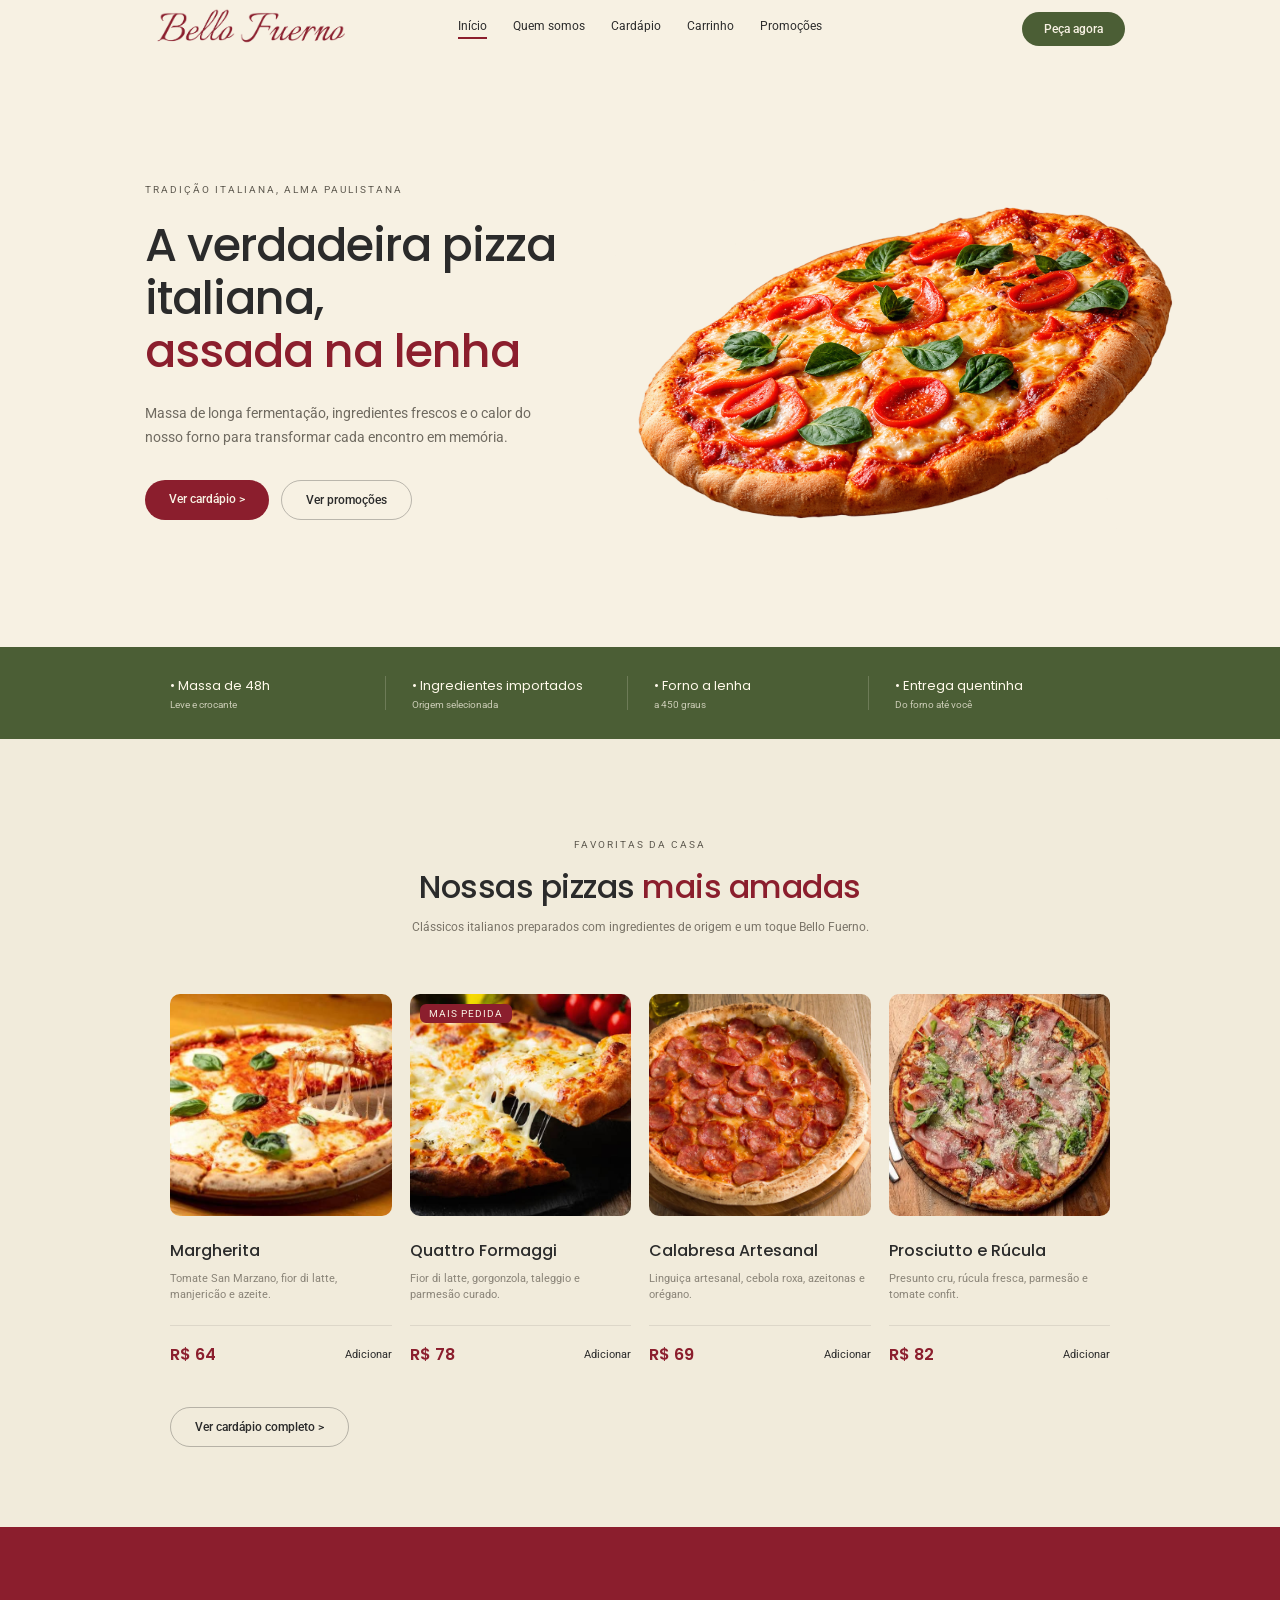
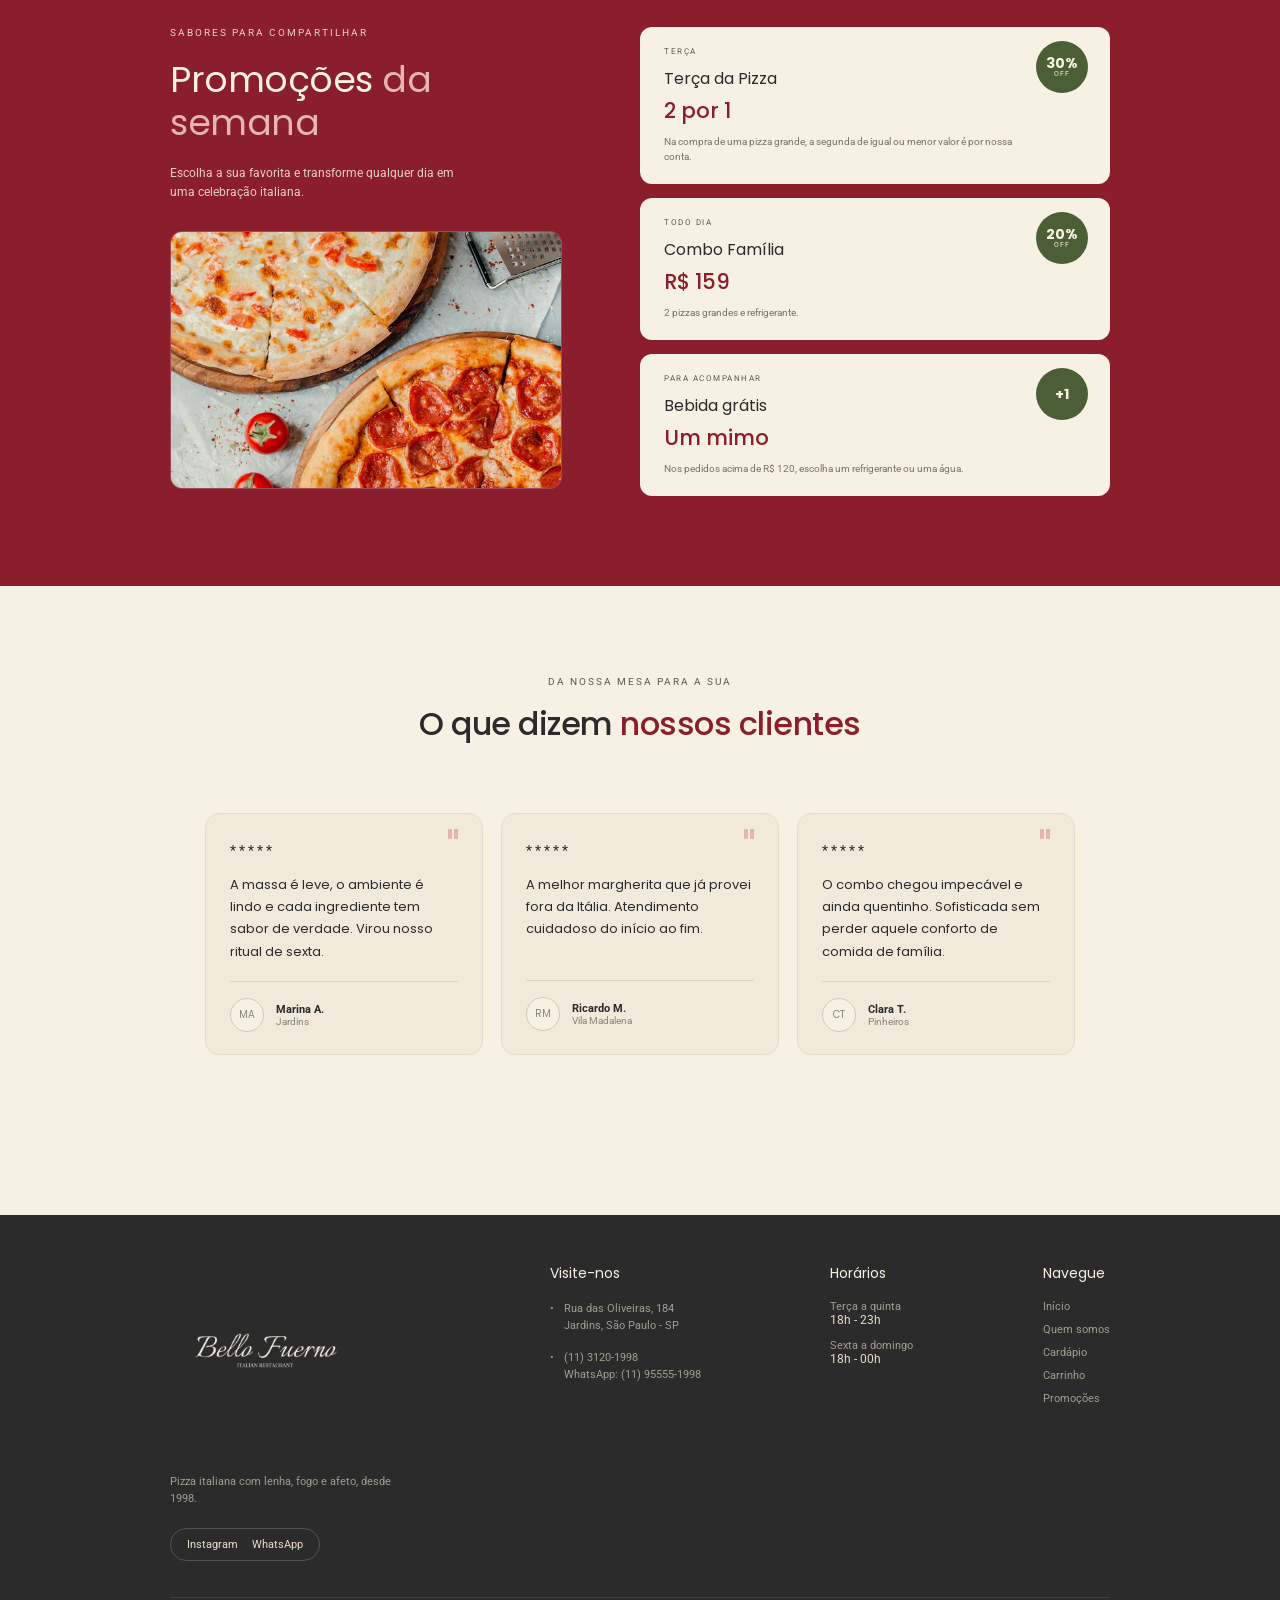
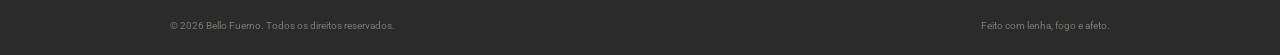
<file: index.html>
<!DOCTYPE html>
<html lang="pt-BR">
<head>
    <meta charset="UTF-8">
    <meta name="viewport" content="width=device-width, initial-scale=1.0">
    <title>Bello Fuerno</title>
    <link rel="icon" type="image/png" href="Favicom.png">
    <link rel="stylesheet" href="style.css">
    <link rel="stylesheet" href="index.css">
    <link rel="preconnect" href="https://fonts.googleapis.com">
    <link rel="preconnect" href="https://fonts.gstatic.com" crossorigin>
    <link href="https://fonts.googleapis.com/css2?family=Poppins:wght@400;500;600;700&family=Roboto:wght@400;500;700&display=swap" rel="stylesheet">
</head>
<body>
    <div class="Menu">
        <a href="index.html"><img src="Logo Bello Fuerno Claro.png" alt="Bello Fuerno"></a>
        <ul class="lista">
            <li class="ativo"><a href="index.html">Início</a></li>
            <li><a href="quemsomos.html">Quem somos</a></li>
            <li><a href="cardapio.html">Cardápio</a></li>
            <li><a href="carrinho.html">Carrinho</a></li>
            <li><a href="promocoes.html">Promoções</a></li>
        </ul>
        <a href="cadastro.html" class="pedir">Peça agora</a>
    </div>

    <section class="fundo">
        <div>
            <p class="chamada">TRADIÇÃO ITALIANA, ALMA PAULISTANA</p>
            <h1 class="titulo">A verdadeira pizza italiana, <br><span class="vermelho">assada na lenha</span></h1>
            <p class="descricao">Massa de longa fermentação, ingredientes frescos e o calor do nosso forno para transformar cada encontro em memória.</p>
            <div class="botoes">
                <a href="cardapio.html" class="botao">Ver cardápio ></a>
                <a href="promocoes.html" class="botao1">Ver promoções</a>
            </div>
        </div>
        <img class="pizzabanner" src="Pizza Margherita Artesanal Isolada.png" alt="Pizza margherita artesanal">
    </section>

    <section class="faixa">
        <div class="item">
            <p class="item1">• Massa de 48h</p>
            <p class="item2">Leve e crocante</p>
        </div>
        <div class="item">
            <p class="item1">• Ingredientes importados</p>
            <p class="item2">Origem selecionada</p>
        </div>
        <div class="item">
            <p class="item1">• Forno a lenha</p>
            <p class="item2">a 450 graus</p>
        </div>
        <div class="item">
            <p class="item1">• Entrega quentinha</p>
            <p class="item2">Do forno até você</p>
        </div>
    </section>

    <section class="cardapio">
        <p class="chamada chamada1">FAVORITAS DA CASA</p>
        <h2 class="titulo3">Nossas pizzas <span class="vermelho">mais amadas</span></h2>
        <p class="subtitulo">Clássicos italianos preparados com ingredientes de origem e um toque Bello Fuerno.</p>
        <div class="pizzas">
            <div class="pizza">
                <img class="foto" src="Pizza margherita.jpg" alt="Pizza Margherita">
                <p class="nome">Margherita</p>
                <p class="ingredientes">Tomate San Marzano, fior di latte, manjericão e azeite.</p>
                <div class="preco1">
                    <p class="preco2">R$ 64</p>
                    <a href="carrinho.html" class="adicionar">Adicionar</a>
                </div>
            </div>
            <div class="pizza">
                <span class="pedida">MAIS PEDIDA</span>
                <img class="foto" src="Pizza Quatro Formaggi.jpg" alt="Pizza Quattro Formaggi">
                <p class="nome">Quattro Formaggi</p>
                <p class="ingredientes">Fior di latte, gorgonzola, taleggio e parmesão curado.</p>
                <div class="preco1">
                    <p class="preco2">R$ 78</p>
                    <a href="carrinho.html" class="adicionar">Adicionar</a>
                </div>
            </div>
            <div class="pizza">
                <img class="foto" src="Pizza Calabresa.webp" alt="Pizza Calabresa Artesanal">
                <p class="nome">Calabresa Artesanal</p>
                <p class="ingredientes">Linguiça artesanal, cebola roxa, azeitonas e orégano.</p>
                <div class="preco1">
                    <p class="preco2">R$ 69</p>
                    <a href="carrinho.html" class="adicionar">Adicionar</a>
                </div>
            </div>
            <div class="pizza">
                <img class="foto" src="Pizza Prossicuto e Rúcula.jpg" alt="Pizza Prosciutto e Rúcula">
                <p class="nome">Prosciutto e Rúcula</p>
                <p class="ingredientes">Presunto cru, rúcula fresca, parmesão e tomate confit.</p>
                <div class="preco1">
                    <p class="preco2">R$ 82</p>
                    <a href="carrinho.html" class="adicionar">Adicionar</a>
                </div>
            </div>
        </div>
        <a href="cardapio.html" class="botao1">Ver cardápio completo ></a>
    </section>

    <section class="promocoes">
        <div>
            <p class="chamada chamada2">SABORES PARA COMPARTILHAR</p>
            <h2 class="titulo4">Promoções <span class="rosa">da semana</span></h2>
            <p class="descricao1">Escolha a sua favorita e transforme qualquer dia em uma celebração italiana.</p>
            <img class="combo" src="Combo duas pizzas.avif" alt="Combo com duas pizzas sobre mesa">
        </div>
        <div class="cartoes">
            <div class="cartao">
                <span class="selo"><b>30%</b><span>OFF</span></span>
                <p class="dia">TERÇA</p>
                <p class="cartao1">Terça da Pizza</p>
                <p class="oferta1">2 por 1</p>
                <p class="cartao2">Na compra de uma pizza grande, a segunda de igual ou menor valor é por nossa conta.</p>
            </div>
            <div class="cartao">
                <span class="selo"><b>20%</b><span>OFF</span></span>
                <p class="dia">TODO DIA</p>
                <p class="cartao1">Combo Família</p>
                <p class="oferta1">R$ 159</p>
                <p class="cartao2">2 pizzas grandes e refrigerante.</p>
            </div>
            <div class="cartao">
                <span class="selo"><b>+1</b></span>
                <p class="dia">PARA ACOMPANHAR</p>
                <p class="cartao1">Bebida grátis</p>
                <p class="oferta1">Um mimo</p>
                <p class="cartao2">Nos pedidos acima de R$ 120, escolha um refrigerante ou uma água.</p>
            </div>
        </div>
    </section>

    <section class="clientes">
        <p class="chamada chamada1">DA NOSSA MESA PARA A SUA</p>
        <h2 class="titulo3">O que dizem <span class="vermelho">nossos clientes</span></h2>
        <div class="depoimentos">
            <div class="depoimento">
                <p class="estrelas">*****</p>
                <span class="aspas">"</span>
                <p class="frase">A massa é leve, o ambiente é lindo e cada ingrediente tem sabor de verdade. Virou nosso ritual de sexta.</p>
                <div class="autor">
                    <span class="inicial">MA</span>
                    <div>
                        <p class="autor1">Marina A.</p>
                        <p class="autor2">Jardins</p>
                    </div>
                </div>
            </div>
            <div class="depoimento">
                <p class="estrelas">*****</p>
                <span class="aspas">"</span>
                <p class="frase">A melhor margherita que já provei fora da Itália. Atendimento cuidadoso do início ao fim.</p>
                <div class="autor">
                    <span class="inicial">RM</span>
                    <div>
                        <p class="autor1">Ricardo M.</p>
                        <p class="autor2">Vila Madalena</p>
                    </div>
                </div>
            </div>
            <div class="depoimento">
                <p class="estrelas">*****</p>
                <span class="aspas">"</span>
                <p class="frase">O combo chegou impecável e ainda quentinho. Sofisticada sem perder aquele conforto de comida de família.</p>
                <div class="autor">
                    <span class="inicial">CT</span>
                    <div>
                        <p class="autor1">Clara T.</p>
                        <p class="autor2">Pinheiros</p>
                    </div>
                </div>
            </div>
        </div>
    </section>

    <div class="rodape">
        <div class="rodape1">
            <div class="marca">
                <img src="Logo Bello Fuerno fundo escuro.png" alt="Bello Fuerno">
                <p class="marca1">Pizza italiana com lenha, fogo e afeto, desde 1998.</p>
                <div class="redes">
                    <a href="#">Instagram</a>
                    <a href="#">WhatsApp</a>
                </div>
            </div>
            <div>
                <p class="coluna2">Visite-nos</p>
                <div class="linha"><span>•</span>
                    <p>Rua das Oliveiras, 184<br>Jardins, São Paulo - SP</p>
                </div>
                <div class="linha"><span>•</span>
                    <p>(11) 3120-1998<br>WhatsApp: (11) 95555-1998</p>
                </div>
            </div>
            <div>
                <p class="coluna2">Horários</p>
                <p class="horario">Terça a quinta<br><span class="horario1">18h - 23h</span></p>
                <p class="horario">Sexta a domingo<br><span class="horario1">18h - 00h</span></p>
            </div>
            <div class="coluna4">
                <p class="coluna2">Navegue</p>
                <a href="index.html">Início</a>
                <a href="quemsomos.html">Quem somos</a>
                <a href="cardapio.html">Cardápio</a>
                <a href="carrinho.html">Carrinho</a>
                <a href="promocoes.html">Promoções</a>
            </div>
        </div>
        <div class="rodape2">
            <p>© 2026 Bello Fuerno. Todos os direitos reservados.</p>
            <p>Feito com lenha, fogo e afeto.</p>
        </div>
    </div>
</body>
</html>
</file>
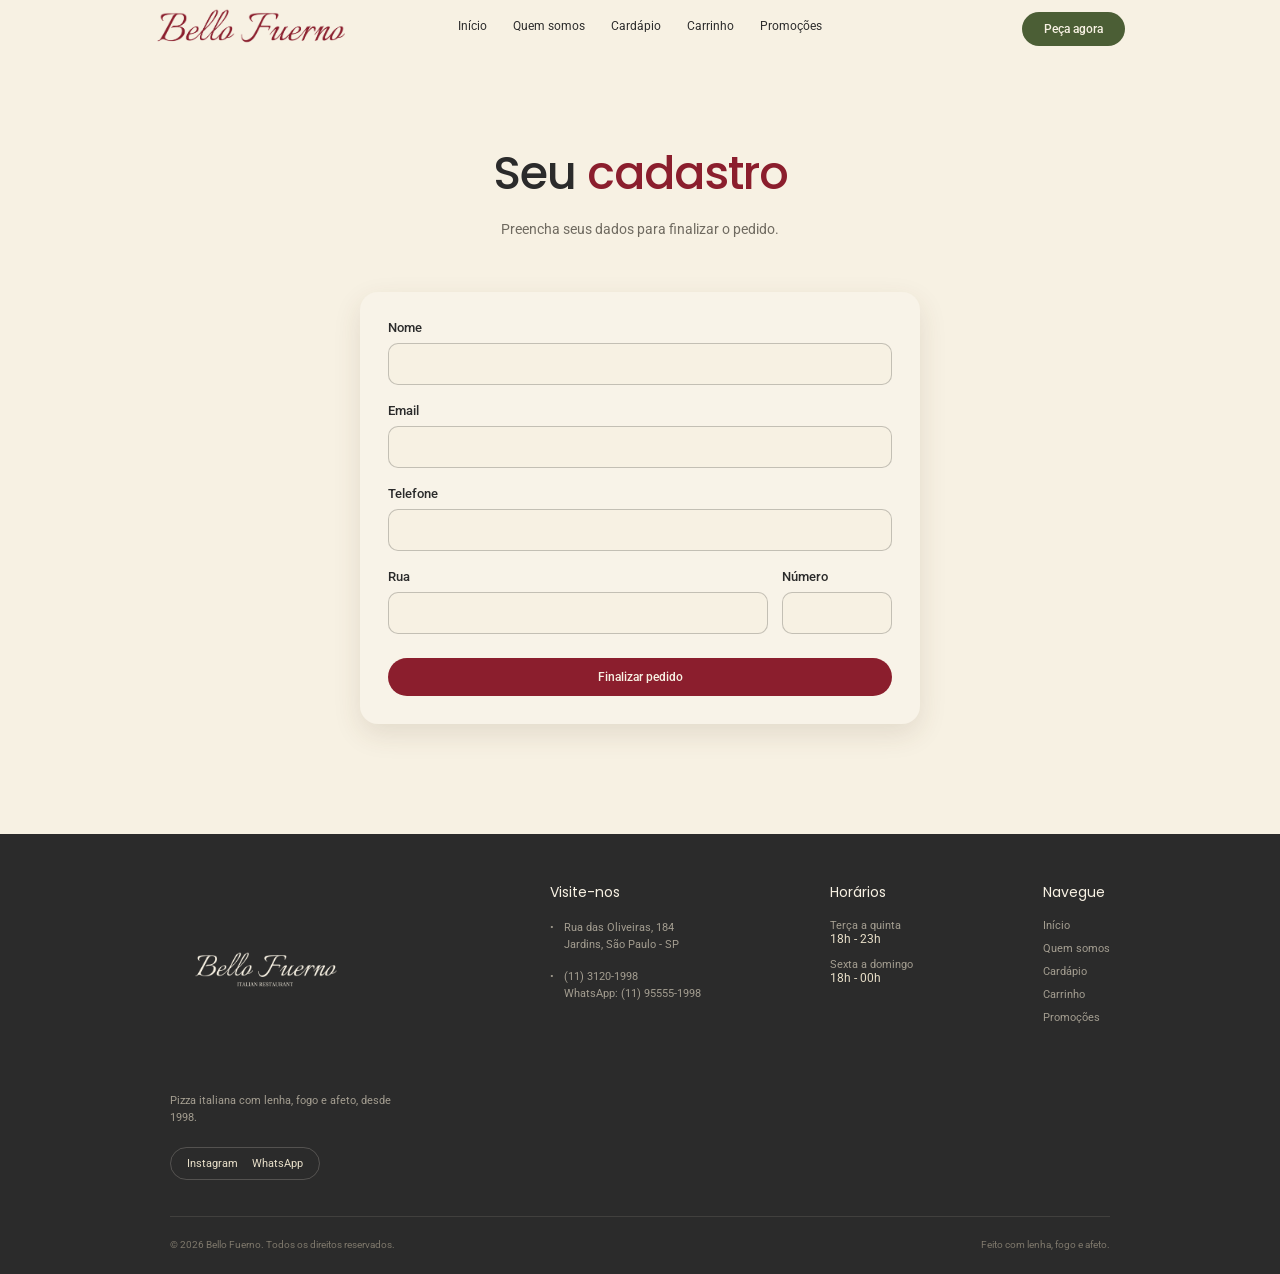
<file: cadastro.html>
<!DOCTYPE html>
<html lang="pt-BR">
<head>
    <meta charset="UTF-8">
    <meta name="viewport" content="width=device-width, initial-scale=1.0">
    <title>Cadastro | Bello Fuerno</title>
    <link rel="icon" type="image/png" href="Favicom.png">
    <link rel="stylesheet" href="style.css">
    <link rel="stylesheet" href="cadastro.css">
    <link rel="preconnect" href="https://fonts.googleapis.com">
    <link rel="preconnect" href="https://fonts.gstatic.com" crossorigin>
    <link href="https://fonts.googleapis.com/css2?family=Poppins:wght@400;500;600;700&family=Roboto:wght@400;500;700&display=swap" rel="stylesheet">
</head>
<body>
    <div class="Menu">
        <a href="index.html"><img src="Logo Bello Fuerno Claro.png" alt="Bello Fuerno"></a>
        <ul class="lista">
            <li><a href="index.html">Início</a></li>
            <li><a href="quemsomos.html">Quem somos</a></li>
            <li><a href="cardapio.html">Cardápio</a></li>
            <li><a href="carrinho.html">Carrinho</a></li>
            <li><a href="promocoes.html">Promoções</a></li>
        </ul>
        <a href="cadastro.html" class="pedir">Peça agora</a>
    </div>

    <section class="topo">
        <h1 class="titulo5">Seu <span class="vermelho">cadastro</span></h1>
        <p class="descricao2">Preencha seus dados para finalizar o pedido.</p>
    </section>

    <section class="cadastro">
        <form class="formulario">
            <label class="campo">Nome<input type="text"></label>
            <label class="campo">Email<input type="email"></label>
            <label class="campo">Telefone<input type="tel"></label>
            <div class="endereco">
                <label class="campo rua">Rua<input type="text"></label>
                <label class="campo numero">Número<input type="text"></label>
            </div>
            <button type="button" class="botao enviar">Finalizar pedido</button>
        </form>
    </section>

    <div class="rodape">
        <div class="rodape1">
            <div class="marca">
                <img src="Logo Bello Fuerno fundo escuro.png" alt="Bello Fuerno">
                <p class="marca1">Pizza italiana com lenha, fogo e afeto, desde 1998.</p>
                <div class="redes">
                    <a href="#">Instagram</a>
                    <a href="#">WhatsApp</a>
                </div>
            </div>
            <div>
                <p class="coluna2">Visite-nos</p>
                <div class="linha"><span>•</span>
                    <p>Rua das Oliveiras, 184<br>Jardins, São Paulo - SP</p>
                </div>
                <div class="linha"><span>•</span>
                    <p>(11) 3120-1998<br>WhatsApp: (11) 95555-1998</p>
                </div>
            </div>
            <div>
                <p class="coluna2">Horários</p>
                <p class="horario">Terça a quinta<br><span class="horario1">18h - 23h</span></p>
                <p class="horario">Sexta a domingo<br><span class="horario1">18h - 00h</span></p>
            </div>
            <div class="coluna4">
                <p class="coluna2">Navegue</p>
                <a href="index.html">Início</a>
                <a href="quemsomos.html">Quem somos</a>
                <a href="cardapio.html">Cardápio</a>
                <a href="carrinho.html">Carrinho</a>
                <a href="promocoes.html">Promoções</a>
            </div>
        </div>
        <div class="rodape2">
            <p>© 2026 Bello Fuerno. Todos os direitos reservados.</p>
            <p>Feito com lenha, fogo e afeto.</p>
        </div>
    </div>
</body>
</html>
</file>
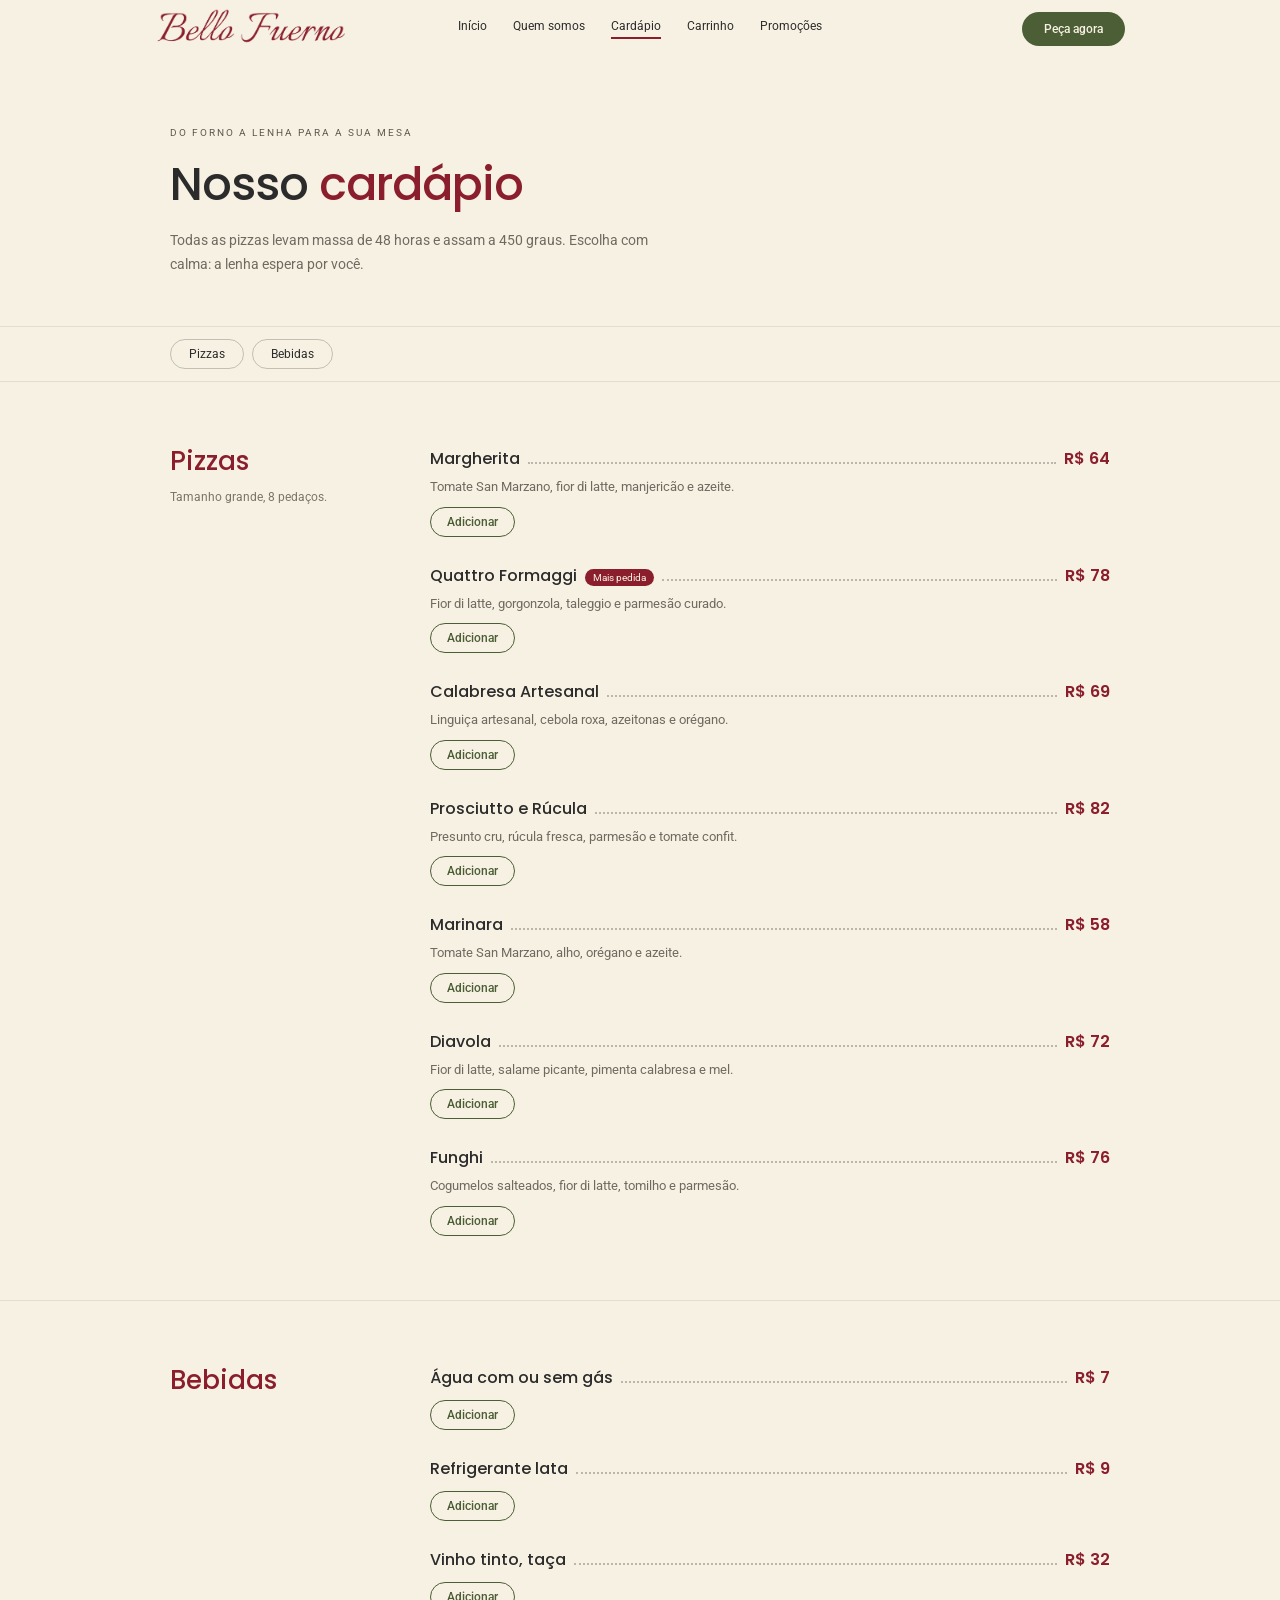
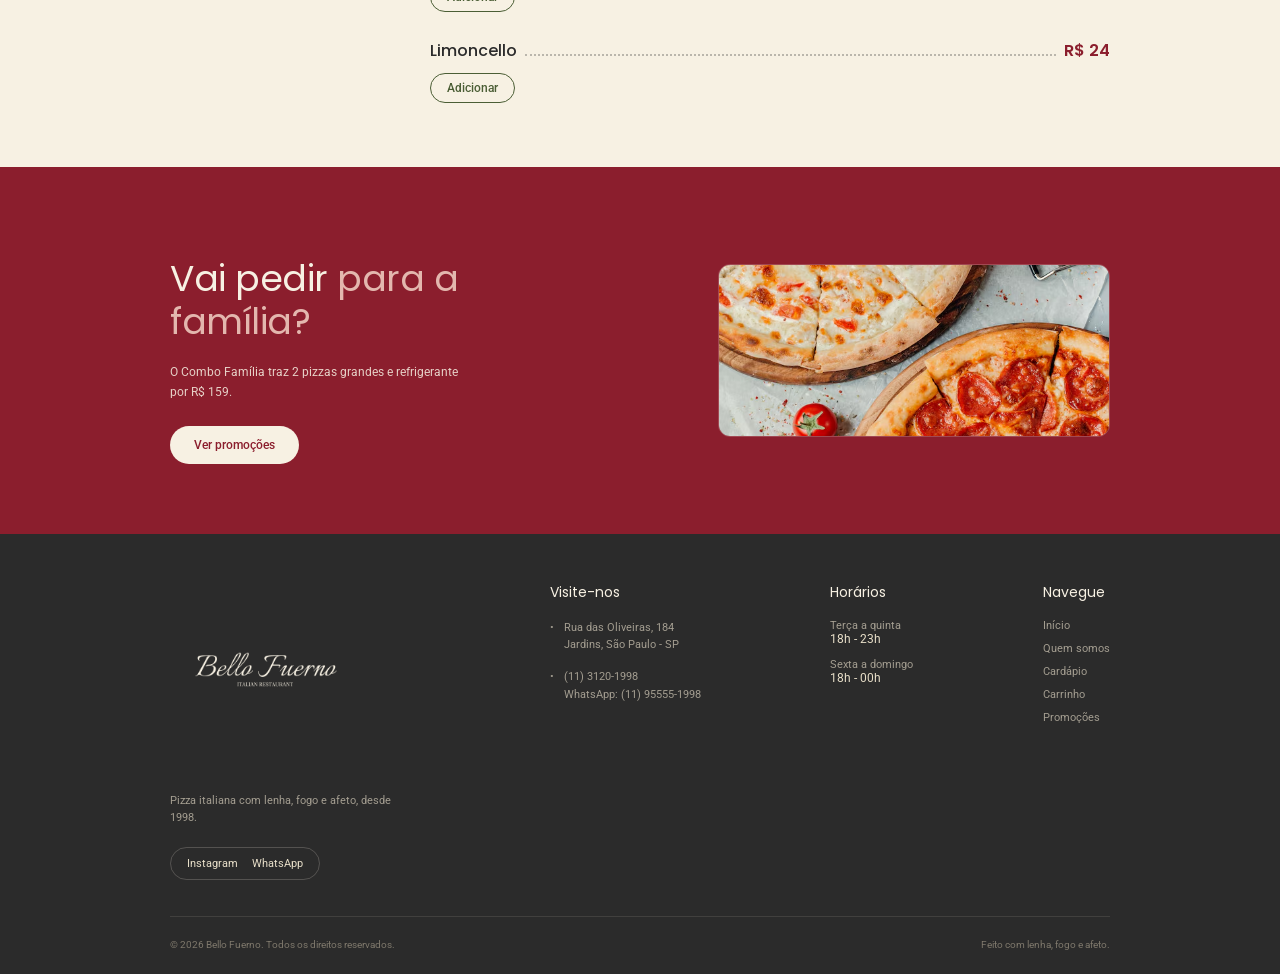
<file: cardapio.html>
<!DOCTYPE html>
<html lang="pt-BR">
<head>
    <meta charset="UTF-8">
    <meta name="viewport" content="width=device-width, initial-scale=1.0">
    <title>Cardápio | Bello Fuerno</title>
    <link rel="icon" type="image/png" href="Favicom.png">
    <link rel="stylesheet" href="style.css">
    <link rel="stylesheet" href="cardapio.css">
    <link rel="preconnect" href="https://fonts.googleapis.com">
    <link rel="preconnect" href="https://fonts.gstatic.com" crossorigin>
    <link href="https://fonts.googleapis.com/css2?family=Poppins:wght@400;500;600;700&family=Roboto:wght@400;500;700&display=swap" rel="stylesheet">
</head>
<body>
    <div class="Menu">
        <a href="index.html"><img src="Logo Bello Fuerno Claro.png" alt="Bello Fuerno"></a>
        <ul class="lista">
            <li><a href="index.html">Início</a></li>
            <li><a href="quemsomos.html">Quem somos</a></li>
            <li class="ativo"><a href="cardapio.html">Cardápio</a></li>
            <li><a href="carrinho.html">Carrinho</a></li>
            <li><a href="promocoes.html">Promoções</a></li>
        </ul>
        <a href="cadastro.html" class="pedir">Peça agora</a>
    </div>

    <section class="topo">
        <p class="chamada">DO FORNO A LENHA PARA A SUA MESA</p>
        <h1 class="titulo5">Nosso <span class="vermelho">cardápio</span></h1>
        <p class="descricao2">Todas as pizzas levam massa de 48 horas e assam a 450 graus. Escolha com calma: a lenha espera por você.</p>
    </section>

    <div class="categorias">
        <a href="#pizzas" class="categoria">Pizzas</a>
        <a href="#bebidas" class="categoria">Bebidas</a>
    </div>

    <section class="secao" id="pizzas">
        <div class="secao1">
            <h2 class="titulo6">Pizzas</h2>
            <p class="secao2">Tamanho grande, 8 pedaços.</p>
        </div>
        <div class="pratos">
            <div class="prato3">
                <div class="prato2">
                    <p class="nome1">Margherita</p>
                    <span class="pontos"></span>
                    <p class="preco2">R$ 64</p>
                </div>
                <p class="ingredientes1">Tomate San Marzano, fior di latte, manjericão e azeite.</p>
                <a href="carrinho.html" class="adicionar2">Adicionar</a>
            </div>
            <div class="prato3">
                <div class="prato2">
                    <p class="nome1">Quattro Formaggi</p>
                    <span class="pedida1">Mais pedida</span>
                    <span class="pontos"></span>
                    <p class="preco2">R$ 78</p>
                </div>
                <p class="ingredientes1">Fior di latte, gorgonzola, taleggio e parmesão curado.</p>
                <a href="carrinho.html" class="adicionar2">Adicionar</a>
            </div>
            <div class="prato3">
                <div class="prato2">
                    <p class="nome1">Calabresa Artesanal</p>
                    <span class="pontos"></span>
                    <p class="preco2">R$ 69</p>
                </div>
                <p class="ingredientes1">Linguiça artesanal, cebola roxa, azeitonas e orégano.</p>
                <a href="carrinho.html" class="adicionar2">Adicionar</a>
            </div>
            <div class="prato3">
                <div class="prato2">
                    <p class="nome1">Prosciutto e Rúcula</p>
                    <span class="pontos"></span>
                    <p class="preco2">R$ 82</p>
                </div>
                <p class="ingredientes1">Presunto cru, rúcula fresca, parmesão e tomate confit.</p>
                <a href="carrinho.html" class="adicionar2">Adicionar</a>
            </div>
            <div class="prato3">
                <div class="prato2">
                    <p class="nome1">Marinara</p>
                    <span class="pontos"></span>
                    <p class="preco2">R$ 58</p>
                </div>
                <p class="ingredientes1">Tomate San Marzano, alho, orégano e azeite.</p>
                <a href="carrinho.html" class="adicionar2">Adicionar</a>
            </div>
            <div class="prato3">
                <div class="prato2">
                    <p class="nome1">Diavola</p>
                    <span class="pontos"></span>
                    <p class="preco2">R$ 72</p>
                </div>
                <p class="ingredientes1">Fior di latte, salame picante, pimenta calabresa e mel.</p>
                <a href="carrinho.html" class="adicionar2">Adicionar</a>
            </div>
            <div class="prato3">
                <div class="prato2">
                    <p class="nome1">Funghi</p>
                    <span class="pontos"></span>
                    <p class="preco2">R$ 76</p>
                </div>
                <p class="ingredientes1">Cogumelos salteados, fior di latte, tomilho e parmesão.</p>
                <a href="carrinho.html" class="adicionar2">Adicionar</a>
            </div>
        </div>
    </section>

    <section class="secao" id="bebidas">
        <div class="secao1">
            <h2 class="titulo6">Bebidas</h2>
        </div>
        <div class="pratos">
            <div class="prato3">
                <div class="prato2">
                    <p class="nome1">Água com ou sem gás</p>
                    <span class="pontos"></span>
                    <p class="preco2">R$ 7</p>
                </div>
                <a href="carrinho.html" class="adicionar2">Adicionar</a>
            </div>
            <div class="prato3">
                <div class="prato2">
                    <p class="nome1">Refrigerante lata</p>
                    <span class="pontos"></span>
                    <p class="preco2">R$ 9</p>
                </div>
                <a href="carrinho.html" class="adicionar2">Adicionar</a>
            </div>
            <div class="prato3">
                <div class="prato2">
                    <p class="nome1">Vinho tinto, taça</p>
                    <span class="pontos"></span>
                    <p class="preco2">R$ 32</p>
                </div>
                <a href="carrinho.html" class="adicionar2">Adicionar</a>
            </div>
            <div class="prato3">
                <div class="prato2">
                    <p class="nome1">Limoncello</p>
                    <span class="pontos"></span>
                    <p class="preco2">R$ 24</p>
                </div>
                <a href="carrinho.html" class="adicionar2">Adicionar</a>
            </div>
        </div>
    </section>

    <section class="aviso">
        <div>
            <h2 class="titulo4">Vai pedir <span class="rosa">para a família?</span></h2>
            <p class="descricao1">O Combo Família traz 2 pizzas grandes e refrigerante por R$ 159.</p>
            <a href="promocoes.html" class="botao3">Ver promoções</a>
        </div>
        <img class="combo" src="Combo duas pizzas.avif" alt="Combo com duas pizzas sobre mesa">
    </section>

    <div class="rodape">
        <div class="rodape1">
            <div class="marca">
                <img src="Logo Bello Fuerno fundo escuro.png" alt="Bello Fuerno">
                <p class="marca1">Pizza italiana com lenha, fogo e afeto, desde 1998.</p>
                <div class="redes">
                    <a href="#">Instagram</a>
                    <a href="#">WhatsApp</a>
                </div>
            </div>
            <div>
                <p class="coluna2">Visite-nos</p>
                <div class="linha"><span>•</span>
                    <p>Rua das Oliveiras, 184<br>Jardins, São Paulo - SP</p>
                </div>
                <div class="linha"><span>•</span>
                    <p>(11) 3120-1998<br>WhatsApp: (11) 95555-1998</p>
                </div>
            </div>
            <div>
                <p class="coluna2">Horários</p>
                <p class="horario">Terça a quinta<br><span class="horario1">18h - 23h</span></p>
                <p class="horario">Sexta a domingo<br><span class="horario1">18h - 00h</span></p>
            </div>
            <div class="coluna4">
                <p class="coluna2">Navegue</p>
                <a href="index.html">Início</a>
                <a href="quemsomos.html">Quem somos</a>
                <a href="cardapio.html">Cardápio</a>
                <a href="carrinho.html">Carrinho</a>
                <a href="promocoes.html">Promoções</a>
            </div>
        </div>
        <div class="rodape2">
            <p>© 2026 Bello Fuerno. Todos os direitos reservados.</p>
            <p>Feito com lenha, fogo e afeto.</p>
        </div>
    </div>
</body>
</html>
</file>
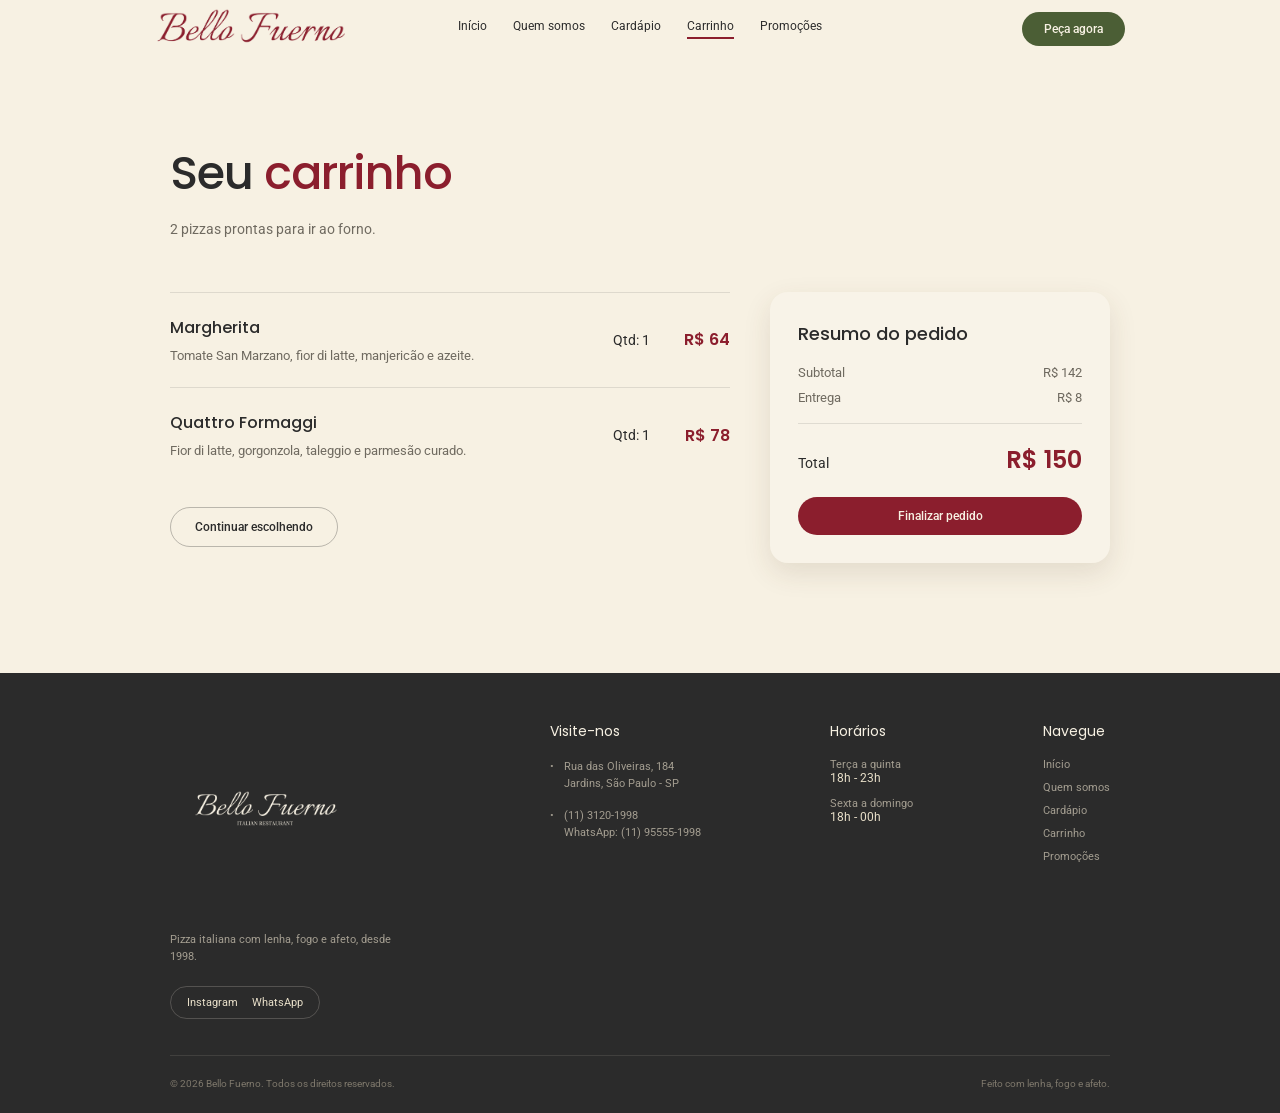
<file: carrinho.html>
<!DOCTYPE html>
<html lang="pt-BR">
<head>
    <meta charset="UTF-8">
    <meta name="viewport" content="width=device-width, initial-scale=1.0">
    <title>Carrinho | Bello Fuerno</title>
    <link rel="icon" type="image/png" href="Favicom.png">
    <link rel="stylesheet" href="style.css">
    <link rel="stylesheet" href="carrinho.css">
    <link rel="preconnect" href="https://fonts.googleapis.com">
    <link rel="preconnect" href="https://fonts.gstatic.com" crossorigin>
    <link href="https://fonts.googleapis.com/css2?family=Poppins:wght@400;500;600;700&family=Roboto:wght@400;500;700&display=swap" rel="stylesheet">
</head>
<body>
    <div class="Menu">
        <a href="index.html"><img src="Logo Bello Fuerno Claro.png" alt="Bello Fuerno"></a>
        <ul class="lista">
            <li><a href="index.html">Início</a></li>
            <li><a href="quemsomos.html">Quem somos</a></li>
            <li><a href="cardapio.html">Cardápio</a></li>
            <li class="ativo"><a href="carrinho.html">Carrinho</a></li>
            <li><a href="promocoes.html">Promoções</a></li>
        </ul>
        <a href="cadastro.html" class="pedir">Peça agora</a>
    </div>

    <section class="topo">
        <h1 class="titulo5">Seu <span class="vermelho">carrinho</span></h1>
        <p class="descricao2">2 pizzas prontas para ir ao forno.</p>
    </section>

    <section class="compra">
        <div class="compra1">
            <div class="pedido">
                <div class="pedido1">
                    <p class="nome1">Margherita</p>
                    <p class="ingredientes1">Tomate San Marzano, fior di latte, manjericão e azeite.</p>
                </div>
                <p class="quantidade">Qtd: 1</p>
                <p class="preco2">R$ 64</p>
            </div>
            <div class="pedido">
                <div class="pedido1">
                    <p class="nome1">Quattro Formaggi</p>
                    <p class="ingredientes1">Fior di latte, gorgonzola, taleggio e parmesão curado.</p>
                </div>
                <p class="quantidade">Qtd: 1</p>
                <p class="preco2">R$ 78</p>
            </div>
            <a href="cardapio.html" class="botao1 voltar">Continuar escolhendo</a>
        </div>

        <div class="resumo">
            <p class="resumo1">Resumo do pedido</p>
            <div class="conta">
                <p>Subtotal</p>
                <p>R$ 142</p>
            </div>
            <div class="conta">
                <p>Entrega</p>
                <p>R$ 8</p>
            </div>
            <div class="total">
                <p>Total</p>
                <p class="total1">R$ 150</p>
            </div>
            <a href="cadastro.html" class="botao finalizar">Finalizar pedido</a>
        </div>
    </section>

    <div class="rodape">
        <div class="rodape1">
            <div class="marca">
                <img src="Logo Bello Fuerno fundo escuro.png" alt="Bello Fuerno">
                <p class="marca1">Pizza italiana com lenha, fogo e afeto, desde 1998.</p>
                <div class="redes">
                    <a href="#">Instagram</a>
                    <a href="#">WhatsApp</a>
                </div>
            </div>
            <div>
                <p class="coluna2">Visite-nos</p>
                <div class="linha"><span>•</span>
                    <p>Rua das Oliveiras, 184<br>Jardins, São Paulo - SP</p>
                </div>
                <div class="linha"><span>•</span>
                    <p>(11) 3120-1998<br>WhatsApp: (11) 95555-1998</p>
                </div>
            </div>
            <div>
                <p class="coluna2">Horários</p>
                <p class="horario">Terça a quinta<br><span class="horario1">18h - 23h</span></p>
                <p class="horario">Sexta a domingo<br><span class="horario1">18h - 00h</span></p>
            </div>
            <div class="coluna4">
                <p class="coluna2">Navegue</p>
                <a href="index.html">Início</a>
                <a href="quemsomos.html">Quem somos</a>
                <a href="cardapio.html">Cardápio</a>
                <a href="carrinho.html">Carrinho</a>
                <a href="promocoes.html">Promoções</a>
            </div>
        </div>
        <div class="rodape2">
            <p>© 2026 Bello Fuerno. Todos os direitos reservados.</p>
            <p>Feito com lenha, fogo e afeto.</p>
        </div>
    </div>
</body>
</html>
</file>
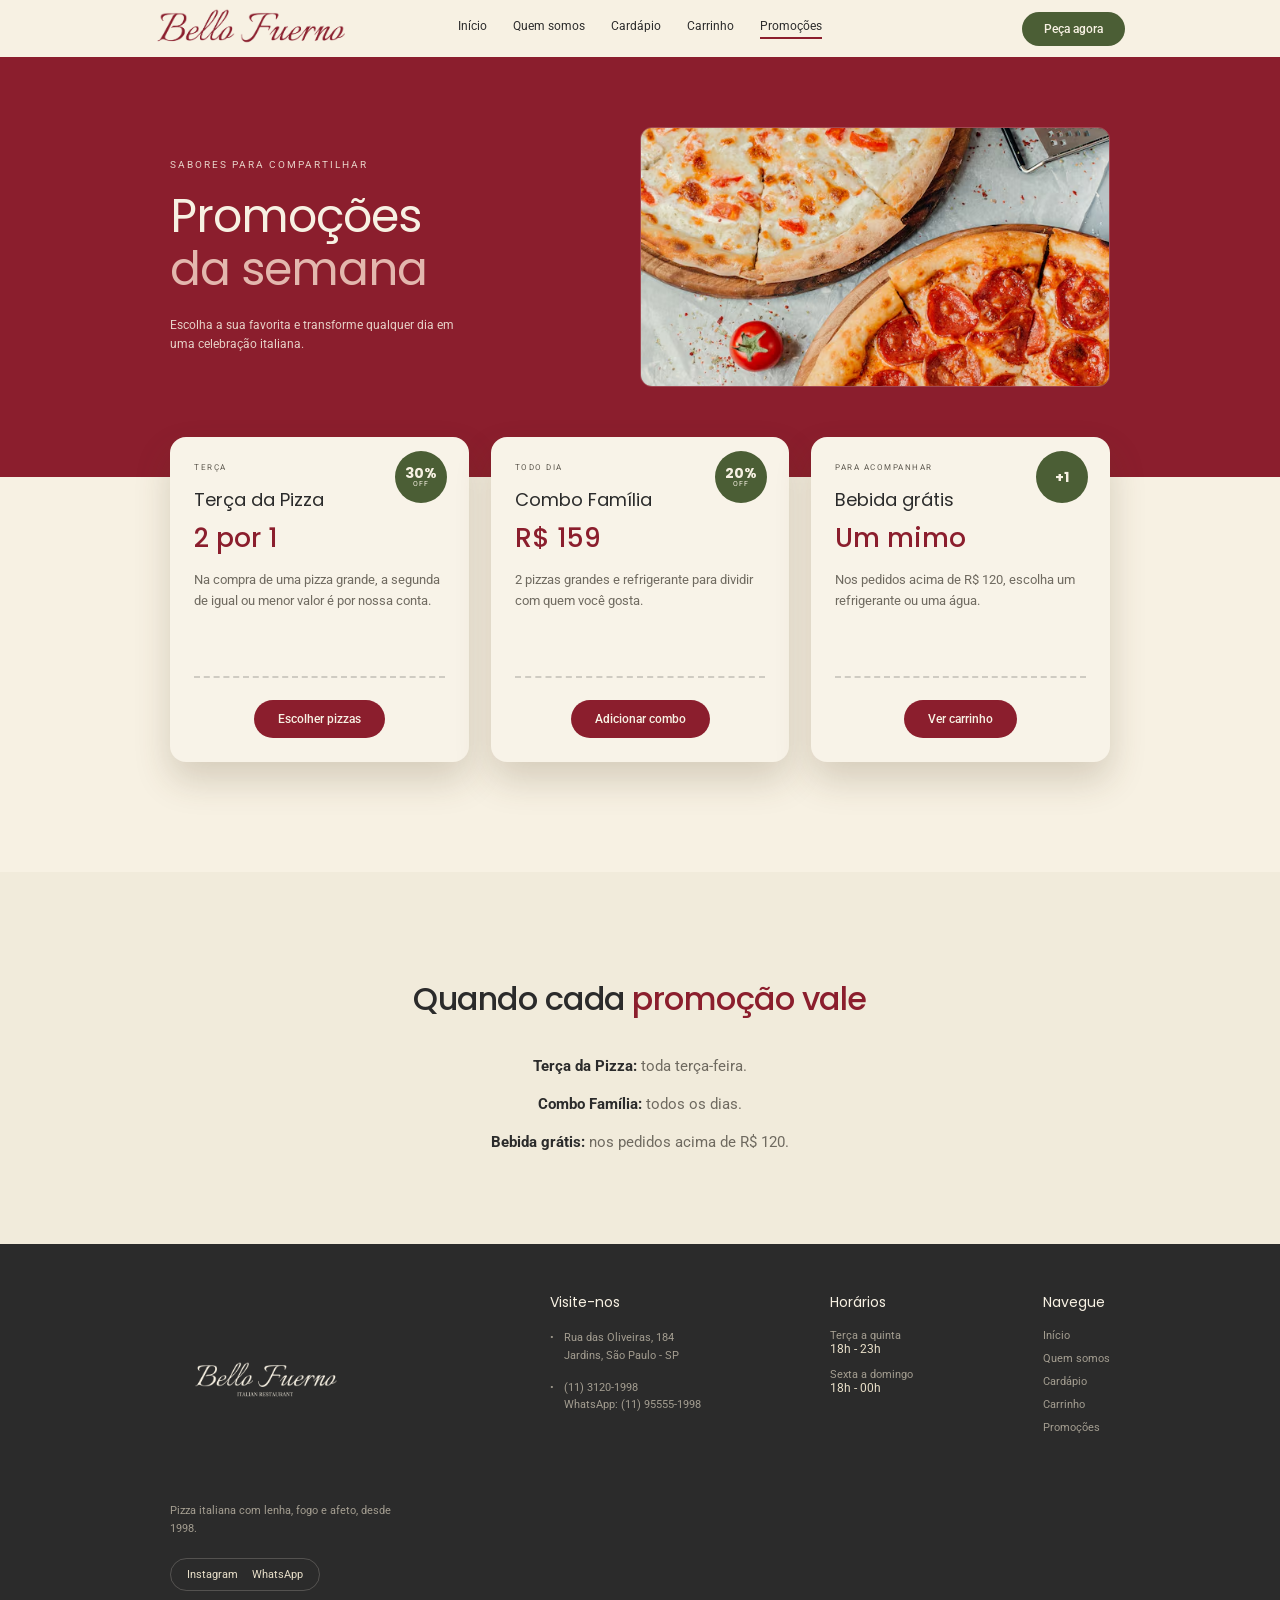
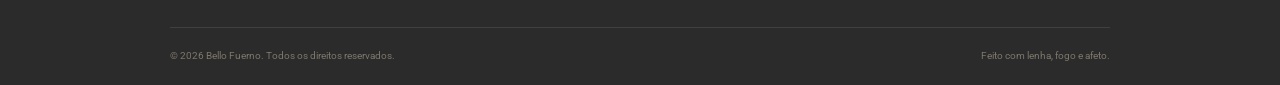
<file: promocoes.html>
<!DOCTYPE html>
<html lang="pt-BR">
<head>
    <meta charset="UTF-8">
    <meta name="viewport" content="width=device-width, initial-scale=1.0">
    <title>Promoções | Bello Fuerno</title>
    <link rel="icon" type="image/png" href="Favicom.png">
    <link rel="stylesheet" href="style.css">
    <link rel="stylesheet" href="promocoes.css">
    <link rel="preconnect" href="https://fonts.googleapis.com">
    <link rel="preconnect" href="https://fonts.gstatic.com" crossorigin>
    <link href="https://fonts.googleapis.com/css2?family=Poppins:wght@400;500;600;700&family=Roboto:wght@400;500;700&display=swap" rel="stylesheet">
</head>
<body>
    <div class="Menu">
        <a href="index.html"><img src="Logo Bello Fuerno Claro.png" alt="Bello Fuerno"></a>
        <ul class="lista">
            <li><a href="index.html">Início</a></li>
            <li><a href="quemsomos.html">Quem somos</a></li>
            <li><a href="cardapio.html">Cardápio</a></li>
            <li><a href="carrinho.html">Carrinho</a></li>
            <li class="ativo"><a href="promocoes.html">Promoções</a></li>
        </ul>
        <a href="cadastro.html" class="pedir">Peça agora</a>
    </div>

    <section class="topo1">
        <div>
            <p class="chamada chamada2">SABORES PARA COMPARTILHAR</p>
            <h1 class="titulo8">Promoções <br><span class="rosa">da semana</span></h1>
            <p class="descricao1">Escolha a sua favorita e transforme qualquer dia em uma celebração italiana.</p>
        </div>
        <img class="combo combo1" src="Combo duas pizzas.avif" alt="Combo com duas pizzas sobre mesa">
    </section>

    <section class="cupons">
        <div class="cupom">
            <span class="selo"><b>30%</b><span>OFF</span></span>
            <p class="dia">TERÇA</p>
            <p class="cupom1">Terça da Pizza</p>
            <p class="cupom2">2 por 1</p>
            <p class="cupom3">Na compra de uma pizza grande, a segunda de igual ou menor valor é por nossa conta.</p>
            <div class="cupom4">
                <a href="cardapio.html" class="botao">Escolher pizzas</a>
            </div>
        </div>
        <div class="cupom">
            <span class="selo"><b>20%</b><span>OFF</span></span>
            <p class="dia">TODO DIA</p>
            <p class="cupom1">Combo Família</p>
            <p class="cupom2">R$ 159</p>
            <p class="cupom3">2 pizzas grandes e refrigerante para dividir com quem você gosta.</p>
            <div class="cupom4">
                <a href="carrinho.html" class="botao">Adicionar combo</a>
            </div>
        </div>
        <div class="cupom">
            <span class="selo"><b>+1</b></span>
            <p class="dia">PARA ACOMPANHAR</p>
            <p class="cupom1">Bebida grátis</p>
            <p class="cupom2">Um mimo</p>
            <p class="cupom3">Nos pedidos acima de R$ 120, escolha um refrigerante ou uma água.</p>
            <div class="cupom4">
                <a href="carrinho.html" class="botao">Ver carrinho</a>
            </div>
        </div>
    </section>

    <section class="quando">
        <h2 class="titulo3">Quando cada <span class="vermelho">promoção vale</span></h2>
        <p class="quando1"><strong>Terça da Pizza:</strong> toda terça-feira.</p>
        <p class="quando1"><strong>Combo Família:</strong> todos os dias.</p>
        <p class="quando1"><strong>Bebida grátis:</strong> nos pedidos acima de R$ 120.</p>
    </section>

    <div class="rodape">
        <div class="rodape1">
            <div class="marca">
                <img src="Logo Bello Fuerno fundo escuro.png" alt="Bello Fuerno">
                <p class="marca1">Pizza italiana com lenha, fogo e afeto, desde 1998.</p>
                <div class="redes">
                    <a href="#">Instagram</a>
                    <a href="#">WhatsApp</a>
                </div>
            </div>
            <div>
                <p class="coluna2">Visite-nos</p>
                <div class="linha"><span>•</span>
                    <p>Rua das Oliveiras, 184<br>Jardins, São Paulo - SP</p>
                </div>
                <div class="linha"><span>•</span>
                    <p>(11) 3120-1998<br>WhatsApp: (11) 95555-1998</p>
                </div>
            </div>
            <div>
                <p class="coluna2">Horários</p>
                <p class="horario">Terça a quinta<br><span class="horario1">18h - 23h</span></p>
                <p class="horario">Sexta a domingo<br><span class="horario1">18h - 00h</span></p>
            </div>
            <div class="coluna4">
                <p class="coluna2">Navegue</p>
                <a href="index.html">Início</a>
                <a href="quemsomos.html">Quem somos</a>
                <a href="cardapio.html">Cardápio</a>
                <a href="carrinho.html">Carrinho</a>
                <a href="promocoes.html">Promoções</a>
            </div>
        </div>
        <div class="rodape2">
            <p>© 2026 Bello Fuerno. Todos os direitos reservados.</p>
            <p>Feito com lenha, fogo e afeto.</p>
        </div>
    </div>
</body>
</html>
</file>
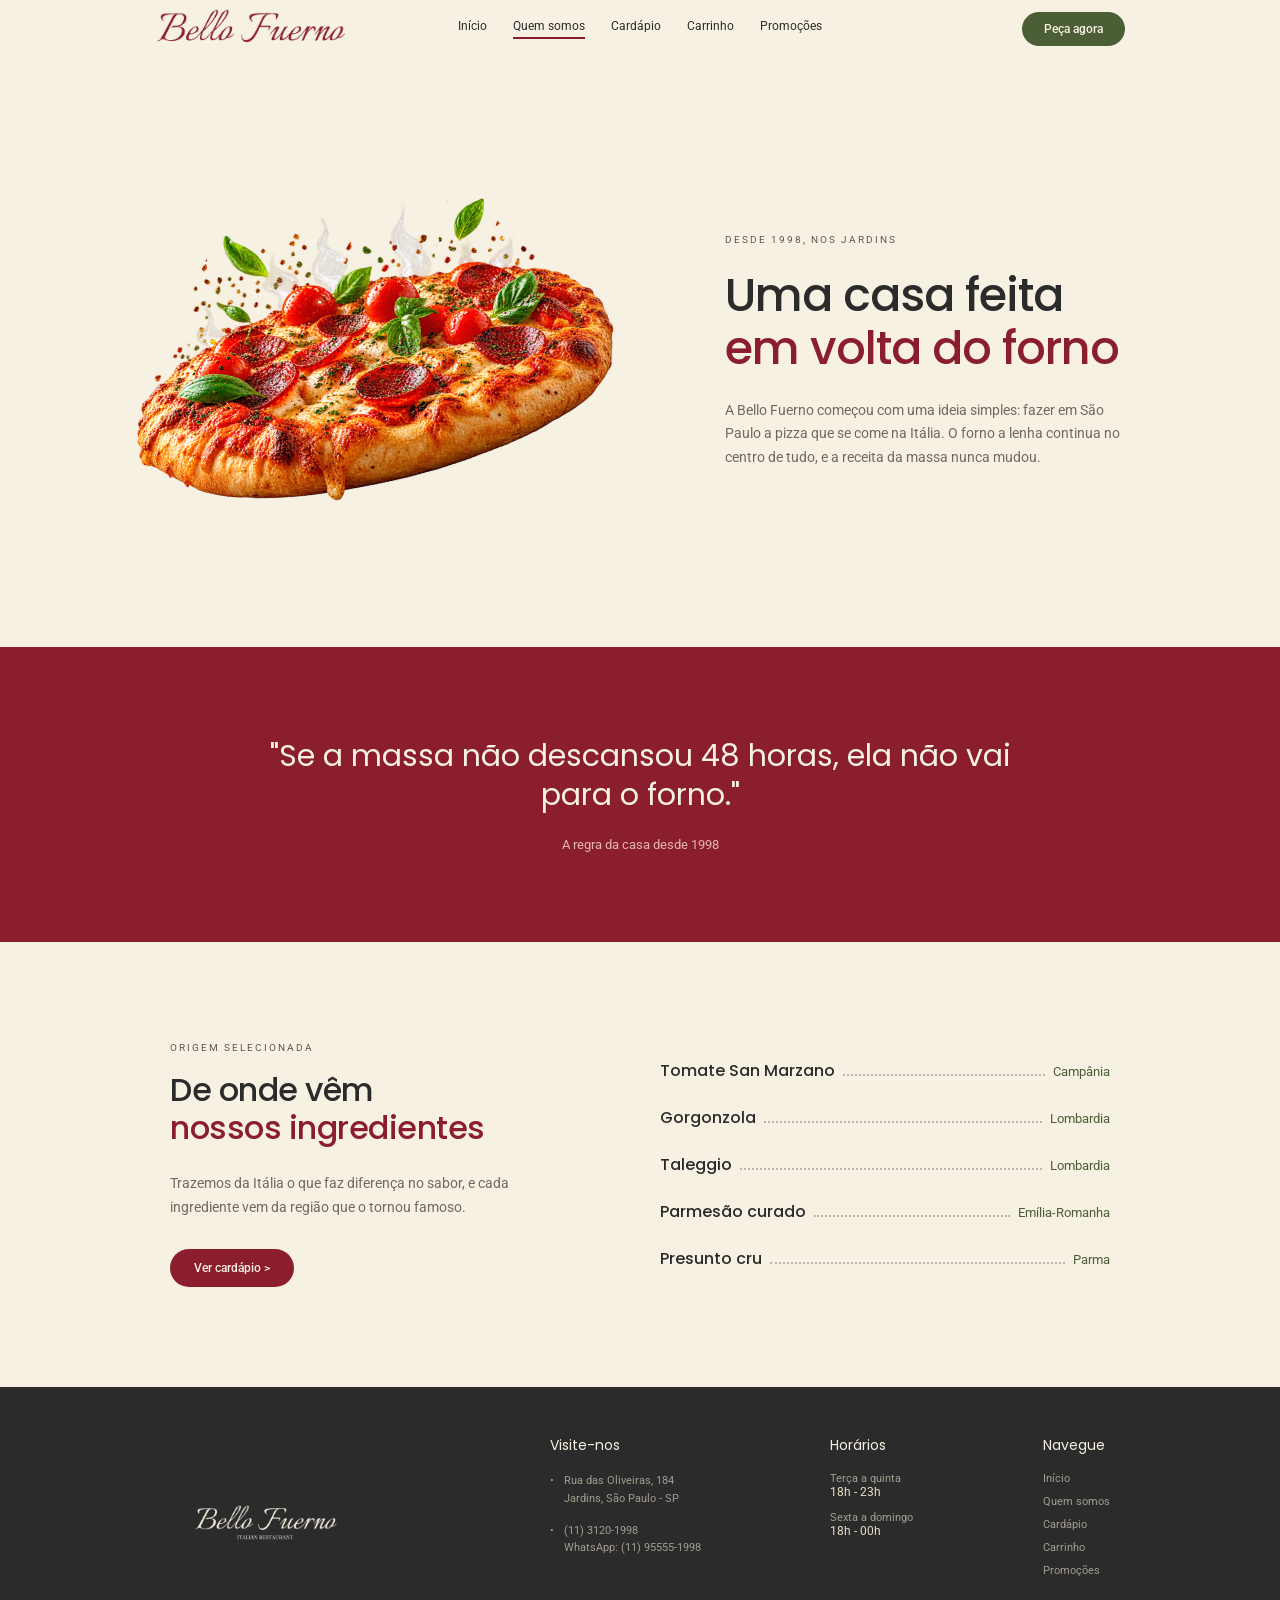
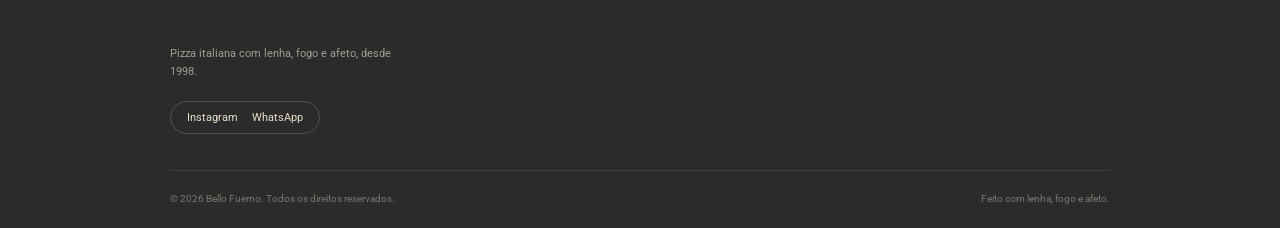
<file: quemsomos.html>
<!DOCTYPE html>
<html lang="pt-BR">
<head>
    <meta charset="UTF-8">
    <meta name="viewport" content="width=device-width, initial-scale=1.0">
    <title>Quem somos | Bello Fuerno</title>
    <link rel="icon" type="image/png" href="Favicom.png">
    <link rel="stylesheet" href="style.css">
    <link rel="stylesheet" href="quemsomos.css">
    <link rel="preconnect" href="https://fonts.googleapis.com">
    <link rel="preconnect" href="https://fonts.gstatic.com" crossorigin>
    <link href="https://fonts.googleapis.com/css2?family=Poppins:wght@400;500;600;700&family=Roboto:wght@400;500;700&display=swap" rel="stylesheet">
</head>
<body>
    <div class="Menu">
        <a href="index.html"><img src="Logo Bello Fuerno Claro.png" alt="Bello Fuerno"></a>
        <ul class="lista">
            <li><a href="index.html">Início</a></li>
            <li class="ativo"><a href="quemsomos.html">Quem somos</a></li>
            <li><a href="cardapio.html">Cardápio</a></li>
            <li><a href="carrinho.html">Carrinho</a></li>
            <li><a href="promocoes.html">Promoções</a></li>
        </ul>
        <a href="cadastro.html" class="pedir">Peça agora</a>
    </div>

    <section class="fundo">
        <img class="pizzabanner1" src="Pizza artesanal com tomate, pepperoni e manjericão.png" alt="Pizza com tomate, pepperoni e manjericão">
        <div>
            <p class="chamada">DESDE 1998, NOS JARDINS</p>
            <h1 class="titulo">Uma casa feita <br><span class="vermelho">em volta do forno</span></h1>
            <p class="descricao">A Bello Fuerno começou com uma ideia simples: fazer em São Paulo a pizza que se come na Itália. O forno a lenha continua no centro de tudo, e a receita da massa nunca mudou.</p>
        </div>
    </section>

    <section class="regra">
        <p class="regra1">"Se a massa não descansou 48 horas, ela não vai para o forno."</p>
        <p class="regra2">A regra da casa desde 1998</p>
    </section>

    <section class="origem">
        <div class="origem1">
            <p class="chamada">ORIGEM SELECIONADA</p>
            <h2 class="titulo7">De onde vêm <br><span class="vermelho">nossos ingredientes</span></h2>
            <p class="descricao">Trazemos da Itália o que faz diferença no sabor, e cada ingrediente vem da região que o tornou famoso.</p>
            <div class="botoes">
                <a href="cardapio.html" class="botao">Ver cardápio ></a>
            </div>
        </div>
        <div class="origem2">
            <div class="prato2 origem3">
                <p class="nome1">Tomate San Marzano</p>
                <span class="pontos"></span>
                <p class="regiao">Campânia</p>
            </div>
            <div class="prato2 origem3">
                <p class="nome1">Gorgonzola</p>
                <span class="pontos"></span>
                <p class="regiao">Lombardia</p>
            </div>
            <div class="prato2 origem3">
                <p class="nome1">Taleggio</p>
                <span class="pontos"></span>
                <p class="regiao">Lombardia</p>
            </div>
            <div class="prato2 origem3">
                <p class="nome1">Parmesão curado</p>
                <span class="pontos"></span>
                <p class="regiao">Emília-Romanha</p>
            </div>
            <div class="prato2 origem3">
                <p class="nome1">Presunto cru</p>
                <span class="pontos"></span>
                <p class="regiao">Parma</p>
            </div>
        </div>
    </section>

    <div class="rodape">
        <div class="rodape1">
            <div class="marca">
                <img src="Logo Bello Fuerno fundo escuro.png" alt="Bello Fuerno">
                <p class="marca1">Pizza italiana com lenha, fogo e afeto, desde 1998.</p>
                <div class="redes">
                    <a href="#">Instagram</a>
                    <a href="#">WhatsApp</a>
                </div>
            </div>
            <div>
                <p class="coluna2">Visite-nos</p>
                <div class="linha"><span>•</span>
                    <p>Rua das Oliveiras, 184<br>Jardins, São Paulo - SP</p>
                </div>
                <div class="linha"><span>•</span>
                    <p>(11) 3120-1998<br>WhatsApp: (11) 95555-1998</p>
                </div>
            </div>
            <div>
                <p class="coluna2">Horários</p>
                <p class="horario">Terça a quinta<br><span class="horario1">18h - 23h</span></p>
                <p class="horario">Sexta a domingo<br><span class="horario1">18h - 00h</span></p>
            </div>
            <div class="coluna4">
                <p class="coluna2">Navegue</p>
                <a href="index.html">Início</a>
                <a href="quemsomos.html">Quem somos</a>
                <a href="cardapio.html">Cardápio</a>
                <a href="carrinho.html">Carrinho</a>
                <a href="promocoes.html">Promoções</a>
            </div>
        </div>
        <div class="rodape2">
            <p>© 2026 Bello Fuerno. Todos os direitos reservados.</p>
            <p>Feito com lenha, fogo e afeto.</p>
        </div>
    </div>
</body>
</html>
</file>
<file: style.css>
*
{
    margin: 0;
    padding: 0;
    box-sizing: border-box;
}
body
{
    background-color: #F7F1E3;
    font-family: 'Roboto', sans-serif;
    color: #2B2B2B;
}
a
{
    text-decoration: none;
    color: inherit;
}
ul
{
    list-style: none;
}
.Menu
{
    display: flex;
    align-items: center;
    justify-content: space-between;
    position: sticky;
    top: 0;
    z-index: 20;
    height: 57px;
    padding: 0 calc(50% - 485px);
    background-color: #F7F1E3;
}
.Menu img
{
    width: 190px;
    display: block;
    height: 57px;
    object-fit: cover;
}
.lista
{
    position: absolute;
    left: 50%;
    transform: translateX(-50%);
    display: flex;
    gap: 26px;
}
.lista li
{
    transition: 0.3s;
    padding-bottom: 4px;
    border-bottom: 2px solid transparent;
    font-size: 12px;
}
.lista .ativo
{
    border-color: #8B1E2D;
}
.lista li:hover
{
    border-color: #8B1E2D;
}
.pedir
{
    transition: 0.3s;
    border-radius: 30px;
    font-size: 12px;
    font-weight: 500;
    padding: 10px 22px;
    background-color: #4B5E35;
    color: #F7F1E3;
}
.pedir:hover
{
    background-color: #3A4A29;
}
.fundo
{
    display: flex;
    align-items: center;
    justify-content: space-between;
    height: 590px;
    padding: 0 calc(50% - 495px);
}
.topo
{
    padding: 70px calc(50% - 470px) 50px;
}
.chamada
{
    font-size: 10px;
    letter-spacing: 2px;
    color: #5f5a50;
}
.chamada2
{
    color: rgba(247, 241, 227, 0.85);
}
.titulo
{
    font-family: 'Poppins', sans-serif;
    font-size: 46px;
    font-weight: 500;
    line-height: 1.15;
    letter-spacing: -1px;
    margin-top: 24px;
    max-width: 440px;
}
.titulo5
{
    font-family: 'Poppins', sans-serif;
    font-size: 46px;
    font-weight: 500;
    line-height: 1.15;
    letter-spacing: -1px;
    margin-top: 20px;
}
.vermelho
{
    color: #8B1E2D;
}
.descricao
{
    font-size: 14px;
    line-height: 1.7;
    color: #6f6a60;
    margin-top: 24px;
    max-width: 410px;
}
.descricao2
{
    font-size: 14px;
    line-height: 1.7;
    color: #6f6a60;
    margin-top: 18px;
    max-width: 480px;
}
.botoes
{
    margin-top: 30px;
    display: flex;
    gap: 12px;
}
.botao
{
    transition: 0.3s;
    border-radius: 30px;
    font-size: 12px;
    font-weight: 500;
    display: inline-block;
    padding: 12px 24px;
    background-color: #8B1E2D;
    color: #F7F1E3;
}
.botao:hover
{
    background-color: #6F1724;
}
.botao1
{
    transition: 0.3s;
    border-radius: 30px;
    font-size: 12px;
    font-weight: 500;
    display: inline-block;
    padding: 12px 24px;
    border: 1px solid rgba(43, 43, 43, 0.3);
}
.botao1:hover
{
    border-color: #2B2B2B;
    background-color: #2B2B2B;
    color: #F7F1E3;
}
.titulo3
{
    font-family: 'Poppins', sans-serif;
    text-align: center;
    margin-top: 18px;
    font-size: 32px;
    font-weight: 500;
    line-height: 1.2;
    letter-spacing: -0.5px;
}
.nome1
{
    font-family: 'Poppins', sans-serif;
    font-size: 16px;
    font-weight: 500;
}
.prato2
{
    display: flex;
    align-items: baseline;
    gap: 8px;
}
.pontos
{
    flex: 1;
    border-bottom: 2px dotted rgba(43, 43, 43, 0.3);
}
.preco2
{
    font-family: 'Poppins', sans-serif;
    color: #8B1E2D;
    font-size: 16px;
    font-weight: 600;
    white-space: nowrap;
}
.ingredientes1
{
    margin-top: 6px;
    max-width: 480px;
    font-size: 13px;
    line-height: 1.5;
    color: #6f6a60;
}
.titulo4
{
    font-family: 'Poppins', sans-serif;
    margin-top: 20px;
    max-width: 400px;
    font-size: 36px;
    font-weight: 400;
    line-height: 1.2;
    letter-spacing: -0.5px;
}
.rosa
{
    color: #E3B7AE;
}
.descricao1
{
    margin-top: 20px;
    max-width: 300px;
    font-size: 12px;
    line-height: 1.6;
    color: rgba(247, 241, 227, 0.85);
}
.combo
{
    object-fit: cover;
    width: 392px;
    height: 173px;
    border: 1px solid rgba(247, 241, 227, 0.2);
    border-radius: 12px;
}
.selo
{
    position: absolute;
    top: 14px;
    right: 22px;
    width: 52px;
    height: 52px;
    display: grid;
    place-content: center;
    border-radius: 50%;
    background-color: #4B5E35;
    color: #F7F1E3;
    text-align: center;
}
.selo b
{
    font-family: 'Poppins', sans-serif;
    font-size: 14px;
    line-height: 1;
}
.selo span
{
    font-size: 7px;
    letter-spacing: 1px;
}
.dia
{
    font-size: 8px;
    letter-spacing: 1.5px;
    color: #5f5a50;
}
.rodape
{
    padding: 48px calc(50% - 470px) 24px;
    background-color: #2B2B2B;
    color: #a39d90;
}
.rodape1
{
    display: flex;
    justify-content: space-between;
}
.marca img
{
    width: 190px;
}
.marca1
{
    max-width: 250px;
    margin-top: 16px;
    font-size: 11px;
    line-height: 1.6;
}
.redes
{
    font-size: 11px;
    margin-top: 20px;
    padding: 9px 16px;
    display: inline-flex;
    gap: 14px;
    border: 1px solid rgba(247, 241, 227, 0.2);
    border-radius: 20px;
    color: #E8DFC9;
}
.coluna2
{
    font-family: 'Poppins', sans-serif;
    margin-bottom: 16px;
    font-size: 14px;
    color: #F7F1E3;
}
.linha
{
    display: flex;
    gap: 10px;
    margin-bottom: 14px;
    font-size: 11px;
    line-height: 1.6;
}
.horario
{
    margin-top: 12px;
    font-size: 11px;
}
.horario1
{
    font-size: 12px;
    color: #E8DFC9;
}
.coluna4 a
{
    transition: 0.3s;
    display: block;
    margin-bottom: 10px;
    font-size: 11px;
}
.coluna4 a:hover
{
    color: #F7F1E3;
}
.rodape2
{
    margin-top: 36px;
    padding-top: 22px;
    display: flex;
    justify-content: space-between;
    border-top: 1px solid rgba(247, 241, 227, 0.1);
    font-size: 10px;
    color: #7d776b;
}
@media (max-width: 1100px)
{
    .Menu
    {
        position: static;
        height: auto;
        padding: 0 20px 12px;
        flex-wrap: wrap;
    }
    .Menu img
    {
        width: 160px;
    }
    .lista
    {
        position: static;
        order: 3;
        width: 100%;
        transform: none;
        flex-wrap: wrap;
        justify-content: space-between;
        gap: 8px 14px;
    }
    .fundo
    {
        height: auto;
        padding: 40px 20px 70px;
        flex-direction: column;
        align-items: stretch;
        gap: 30px;
    }
    .topo
    {
        padding-left: 20px;
        padding-right: 20px;
    }
    .titulo
    {
        font-size: 32px;
    }
    .titulo5
    {
        font-size: 32px;
    }
    .titulo4
    {
        font-size: 32px;
    }
    .descricao1
    {
        font-size: 13px;
    }
    .combo
    {
        width: 100%;
    }
    .rodape
    {
        padding-left: 20px;
        padding-right: 20px;
    }
    .rodape1
    {
        flex-direction: column;
        align-items: stretch;
        gap: 30px;
    }
    .marca1
    {
        font-size: 13px;
    }
    .redes
    {
        font-size: 13px;
    }
    .linha
    {
        font-size: 13px;
    }
    .horario
    {
        font-size: 13px;
    }
    .coluna4 a
    {
        font-size: 13px;
    }
    .rodape2
    {
        flex-direction: column;
        align-items: stretch;
        gap: 30px;
        font-size: 13px;
    }
}
</file>
<file: index.css>
.pizzabanner
{
    width: 560px;
    margin-right: -40px;
}
.faixa
{
    height: 92px;
    padding: 0 calc(50% - 470px);
    display: flex;
    align-items: center;
    background-color: #4B5E35;
    color: #fff9ea;
}
.item
{
    flex: 1;
}
.item + .item
{
    padding-left: 26px;
    border-left: 1px solid rgba(247, 241, 227, 0.2);
}
.item1
{
    font-family: 'Poppins', sans-serif;
    font-size: 13px;
}
.item2
{
    margin-top: 3px;
    font-size: 10px;
    opacity: 0.7;
}
.cardapio
{
    padding: 100px calc(50% - 470px) 80px;
    background-color: #F1EBDB;
}
.chamada1
{
    text-align: center;
}
.subtitulo
{
    text-align: center;
    margin-top: 14px;
    font-size: 12px;
    color: #7a7468;
}
.pizzas
{
    display: flex;
    gap: 18px;
    margin: 60px 0 40px;
}
.pizza
{
    position: relative;
    flex: 1;
}
.pedida
{
    position: absolute;
    top: 10px;
    left: 10px;
    padding: 4px 9px;
    border-radius: 6px;
    background-color: #8B1E2D;
    color: #F7F1E3;
    font-size: 10px;
    letter-spacing: 1px;
}
.foto
{
    object-fit: cover;
    display: block;
    width: 100%;
    aspect-ratio: 1 / 1;
    border-radius: 10px;
}
.nome
{
    font-family: 'Poppins', sans-serif;
    font-size: 16px;
    font-weight: 500;
    margin-top: 22px;
}
.ingredientes
{
    margin-top: 8px;
    min-height: 34px;
    font-size: 11px;
    line-height: 1.5;
    color: #8a8478;
}
.preco1
{
    display: flex;
    align-items: center;
    justify-content: space-between;
    margin-top: 20px;
    padding-top: 16px;
    border-top: 1px solid rgba(43, 43, 43, 0.1);
}
.adicionar
{
    transition: 0.3s;
    font-size: 11px;
}
.adicionar:hover
{
    color: #8B1E2D;
}
.promocoes
{
    background-color: #8B1E2D;
    color: #F7F1E3;
    padding: 100px calc(50% - 470px) 90px;
    display: flex;
    justify-content: space-between;
}
.promocoes .combo
{
    height: 258px;
    margin-top: 28px;
}
.cartoes
{
    width: 470px;
    display: flex;
    flex-direction: column;
    gap: 14px;
}
.cartao
{
    position: relative;
    padding: 20px 90px 20px 24px;
    border-radius: 12px;
    background-color: #F7F1E3;
    color: #2B2B2B;
}
.cartao1
{
    font-family: 'Poppins', sans-serif;
    margin-top: 10px;
    font-size: 16px;
}
.oferta1
{
    font-family: 'Poppins', sans-serif;
    color: #8B1E2D;
    margin-top: 4px;
    font-size: 21px;
    font-weight: 500;
}
.cartao2
{
    margin-top: 8px;
    font-size: 10px;
    line-height: 1.5;
    color: #7a7468;
}
.clientes
{
    padding: 90px calc(50% - 435px) 160px;
}
.depoimentos
{
    margin-top: 70px;
    display: flex;
    gap: 18px;
}
.depoimento
{
    position: relative;
    flex: 1;
    padding: 28px 24px 22px;
    border: 1px solid #E6DCC6;
    border-radius: 14px;
    background-color: #F1EADA;
}
.estrelas
{
    font-size: 14px;
    letter-spacing: 3px;
}
.aspas
{
    font-family: 'Poppins', sans-serif;
    position: absolute;
    top: 14px;
    right: 22px;
    font-size: 48px;
    line-height: 1;
    color: #E3B7AE;
}
.frase
{
    font-family: 'Poppins', sans-serif;
    min-height: 88px;
    margin-top: 16px;
    font-size: 13px;
    line-height: 1.7;
}
.autor
{
    margin-top: 18px;
    padding-top: 16px;
    display: flex;
    align-items: center;
    gap: 12px;
    border-top: 1px solid #E0D6C0;
}
.inicial
{
    font-family: 'Poppins', sans-serif;
    width: 34px;
    height: 34px;
    display: grid;
    place-items: center;
    border: 1px solid #D5CAB1;
    border-radius: 50%;
    background-color: #F7F1E3;
    font-size: 10px;
    color: #8a8478;
}
.autor1
{
    font-size: 11px;
    font-weight: 700;
}
.autor2
{
    font-size: 10px;
    color: #8a8478;
}
@media (max-width: 1100px)
{
    .pizzabanner
    {
        width: 100%;
        margin-right: 0;
    }
    .faixa
    {
        padding-left: 20px;
        padding-right: 20px;
        height: auto;
        padding-top: 20px;
        padding-bottom: 20px;
        flex-wrap: wrap;
        gap: 16px;
    }
    .item
    {
        flex-basis: 40%;
    }
    .item + .item
    {
        padding-left: 0;
        border-left: none;
    }
    .item2
    {
        font-size: 13px;
    }
    .cardapio
    {
        padding-left: 20px;
        padding-right: 20px;
    }
    .pizzas
    {
        flex-wrap: wrap;
    }
    .pizza
    {
        flex-basis: 40%;
    }
    .ingredientes
    {
        font-size: 13px;
    }
    .adicionar
    {
        font-size: 13px;
    }
    .promocoes
    {
        padding-left: 20px;
        padding-right: 20px;
        flex-direction: column;
        gap: 30px;
    }
    .cartoes
    {
        width: 100%;
    }
    .cartao2
    {
        font-size: 13px;
    }
    .clientes
    {
        padding-left: 20px;
        padding-right: 20px;
    }
    .depoimentos
    {
        flex-direction: column;
        gap: 30px;
    }
    .frase
    {
        min-height: 0;
    }
    .autor2
    {
        font-size: 13px;
    }
}
</file>
<file: cadastro.css>
.topo
{
    text-align: center;
}
.descricao2
{
    margin: 18px auto 0;
}
.cadastro
{
    padding: 0 calc(50% - 470px) 110px;
}
.formulario
{
    max-width: 560px;
    margin: 0 auto;
    padding: 28px;
    border-radius: 18px;
    background-color: #F8F3E8;
    box-shadow: 0 10px 28px rgba(80, 60, 30, 0.12);
}
.campo
{
    display: block;
    margin-bottom: 18px;
    font-size: 13px;
    font-weight: 500;
}
.campo input
{
    display: block;
    width: 100%;
    margin-top: 8px;
    padding: 12px 14px;
    border: 1px solid rgba(43, 43, 43, 0.25);
    border-radius: 10px;
    background-color: #F7F1E3;
    font-family: inherit;
    font-size: 14px;
}
.endereco
{
    display: flex;
    gap: 14px;
}
.rua
{
    flex: 1;
}
.numero
{
    width: 110px;
}
.enviar
{
    width: 100%;
    margin-top: 6px;
    border: none;
    font-family: inherit;
    cursor: pointer;
}
@media (max-width: 1100px)
{
    .cadastro
    {
        padding-left: 20px;
        padding-right: 20px;
    }
}
</file>
<file: cardapio.css>
.categorias
{
    position: sticky;
    top: 57px;
    padding: 12px calc(50% - 470px);
    display: flex;
    gap: 8px;
    border-top: 1px solid rgba(43, 43, 43, 0.1);
    border-bottom: 1px solid rgba(43, 43, 43, 0.1);
    background-color: #F7F1E3;
}
.categoria
{
    transition: 0.3s;
    padding: 7px 18px;
    border: 1px solid rgba(43, 43, 43, 0.25);
    border-radius: 30px;
    font-size: 12px;
}
.categoria:hover
{
    background-color: #4B5E35;
    color: #F7F1E3;
}
.secao
{
    padding: 64px calc(50% - 470px);
    display: flex;
    gap: 50px;
    scroll-margin-top: 100px;
}
.secao + .secao
{
    border-top: 1px solid rgba(43, 43, 43, 0.1);
}
.secao1
{
    width: 210px;
}
.titulo6
{
    font-family: 'Poppins', sans-serif;
    font-size: 26px;
    font-weight: 500;
    line-height: 1.2;
    color: #8B1E2D;
}
.secao2
{
    margin-top: 10px;
    font-size: 12px;
    line-height: 1.6;
    color: #7a7468;
}
.pratos
{
    flex: 1;
}
.prato3 + .prato3
{
    margin-top: 26px;
}
.pedida1
{
    padding: 3px 8px;
    border-radius: 10px;
    background-color: #8B1E2D;
    color: #F7F1E3;
    font-size: 10px;
    white-space: nowrap;
}
.adicionar2
{
    transition: 0.3s;
    display: inline-block;
    margin-top: 10px;
    padding: 7px 16px;
    border: 1px solid #4B5E35;
    border-radius: 30px;
    color: #4B5E35;
    font-size: 12px;
    font-weight: 500;
}
.adicionar2:hover
{
    background-color: #4B5E35;
    color: #F7F1E3;
}
.aviso
{
    display: flex;
    align-items: center;
    justify-content: space-between;
    gap: 40px;
    padding: 70px calc(50% - 470px);
    background-color: #8B1E2D;
    color: #F7F1E3;
}
.botao3
{
    transition: 0.3s;
    display: inline-block;
    margin-top: 24px;
    padding: 12px 24px;
    border-radius: 30px;
    background-color: #F7F1E3;
    color: #8B1E2D;
    font-size: 12px;
    font-weight: 500;
}
.botao3:hover
{
    background-color: #E3B7AE;
}
@media (max-width: 1100px)
{
    .categorias
    {
        position: static;
        padding-left: 20px;
        padding-right: 20px;
    }
    .secao
    {
        padding-left: 20px;
        padding-right: 20px;
        flex-direction: column;
        align-items: stretch;
        gap: 30px;
    }
    .secao1
    {
        width: 100%;
    }
    .aviso
    {
        padding-left: 20px;
        padding-right: 20px;
        flex-direction: column;
        align-items: stretch;
        gap: 30px;
    }
}
</file>
<file: carrinho.css>
.compra
{
    padding: 0 calc(50% - 470px) 110px;
    display: flex;
    align-items: flex-start;
    gap: 40px;
}
.compra1
{
    flex: 1;
}
.pedido
{
    padding: 22px 0;
    display: flex;
    align-items: center;
    gap: 20px;
    border-top: 1px solid rgba(43, 43, 43, 0.12);
}
.pedido1
{
    flex: 1;
}
.quantidade
{
    font-size: 14px;
}
.pedido .preco2
{
    width: 60px;
    text-align: right;
}
.voltar
{
    margin-top: 24px;
}
.resumo
{
    position: sticky;
    top: 80px;
    width: 340px;
    padding: 28px;
    border-radius: 18px;
    background-color: #F8F3E8;
    box-shadow: 0 10px 28px rgba(80, 60, 30, 0.12);
}
.resumo1
{
    margin-bottom: 18px;
    font-family: 'Poppins', sans-serif;
    font-size: 18px;
    font-weight: 500;
}
.conta
{
    display: flex;
    justify-content: space-between;
    margin-top: 10px;
    font-size: 13px;
    color: #6f6a60;
}
.total
{
    margin-top: 18px;
    padding-top: 18px;
    display: flex;
    align-items: baseline;
    justify-content: space-between;
    border-top: 1px solid rgba(43, 43, 43, 0.12);
    font-size: 14px;
}
.total1
{
    font-family: 'Poppins', sans-serif;
    font-size: 24px;
    font-weight: 600;
    color: #8B1E2D;
}
.finalizar
{
    width: 100%;
    margin-top: 20px;
    text-align: center;
}
@media (max-width: 1100px)
{
    .compra
    {
        padding-left: 20px;
        padding-right: 20px;
        flex-direction: column;
        align-items: stretch;
        gap: 30px;
    }
    .pedido
    {
        flex-wrap: wrap;
    }
    .pedido1
    {
        flex-basis: 100%;
    }
    .pedido .preco2
    {
        margin-left: auto;
    }
    .resumo
    {
        position: static;
        width: 100%;
    }
}
</file>
<file: promocoes.css>
.topo1
{
    display: flex;
    align-items: center;
    justify-content: space-between;
    gap: 40px;
    padding: 70px calc(50% - 470px) 90px;
    background-color: #8B1E2D;
    color: #F7F1E3;
}
.titulo8
{
    margin-top: 20px;
    font-family: 'Poppins', sans-serif;
    font-size: 46px;
    font-weight: 400;
    line-height: 1.15;
    letter-spacing: -1px;
}
.combo1
{
    width: 470px;
    height: 260px;
}
.cupons
{
    margin-top: -40px;
    padding: 0 calc(50% - 470px) 110px;
    display: flex;
    gap: 22px;
}
.cupom
{
    position: relative;
    flex: 1;
    padding: 26px 24px 24px;
    border-radius: 16px;
    background-color: #F8F3E8;
    box-shadow: 0 18px 36px rgba(80, 60, 30, 0.2);
    transition: 0.3s;
}
.cupom:hover
{
    transform: scale(1.03);
}
.cupom1
{
    margin-top: 14px;
    font-family: 'Poppins', sans-serif;
    font-size: 18px;
}
.cupom2
{
    margin-top: 6px;
    font-family: 'Poppins', sans-serif;
    font-size: 26px;
    font-weight: 500;
    color: #8B1E2D;
}
.cupom3
{
    min-height: 84px;
    margin-top: 12px;
    font-size: 13px;
    line-height: 1.6;
    color: #6f6a60;
}
.cupom4
{
    margin-top: 22px;
    padding-top: 22px;
    border-top: 2px dashed rgba(43, 43, 43, 0.2);
    text-align: center;
}
.quando
{
    padding: 90px calc(50% - 400px);
    background-color: #F1EBDB;
}
.titulo3 + .quando1
{
    margin-top: 36px;
}
.quando1
{
    margin-top: 14px;
    font-size: 15px;
    line-height: 1.6;
    text-align: center;
    color: #6f6a60;
}
.quando1 strong
{
    color: #2B2B2B;
}
@media (max-width: 1100px)
{
    .topo1
    {
        padding-left: 20px;
        padding-right: 20px;
        flex-direction: column;
        align-items: stretch;
        gap: 30px;
    }
    .titulo8
    {
        font-size: 32px;
    }
    .combo1
    {
        width: 100%;
    }
    .cupons
    {
        padding-left: 20px;
        padding-right: 20px;
        flex-direction: column;
        align-items: stretch;
        gap: 30px;
        margin-top: 30px;
    }
    .cupom3
    {
        min-height: 0;
    }
    .quando
    {
        padding-left: 20px;
        padding-right: 20px;
    }
}
</file>
<file: quemsomos.css>
.pizzabanner1
{
    width: 500px;
    transform: translate(-30px, 10px) rotate(-14deg);
}
.regra
{
    padding: 90px calc(50% - 400px);
    background-color: #8B1E2D;
    color: #F7F1E3;
    text-align: center;
}
.regra1
{
    font-family: 'Poppins', sans-serif;
    font-size: 30px;
    line-height: 1.3;
}
.regra2
{
    margin-top: 22px;
    font-size: 13px;
    color: #E3B7AE;
}
.origem
{
    display: flex;
    align-items: center;
    justify-content: space-between;
    gap: 60px;
    padding: 100px calc(50% - 470px);
}
.origem1
{
    width: 430px;
}
.titulo7
{
    margin-top: 18px;
    font-family: 'Poppins', sans-serif;
    font-size: 32px;
    font-weight: 500;
    line-height: 1.2;
    letter-spacing: -0.5px;
}
.origem2
{
    flex: 1;
}
.origem3 + .origem3
{
    margin-top: 22px;
}
.regiao
{
    font-size: 13px;
    color: #4B5E35;
}
@media (max-width: 1100px)
{
    .pizzabanner1
    {
        width: 85%;
        margin: 0 auto;
        transform: rotate(-14deg);
    }
    .regra
    {
        padding-left: 20px;
        padding-right: 20px;
    }
    .regra1
    {
        font-size: 24px;
    }
    .origem
    {
        padding-left: 20px;
        padding-right: 20px;
        flex-direction: column;
        align-items: stretch;
        gap: 30px;
    }
    .origem1
    {
        width: 100%;
    }
}
</file>
